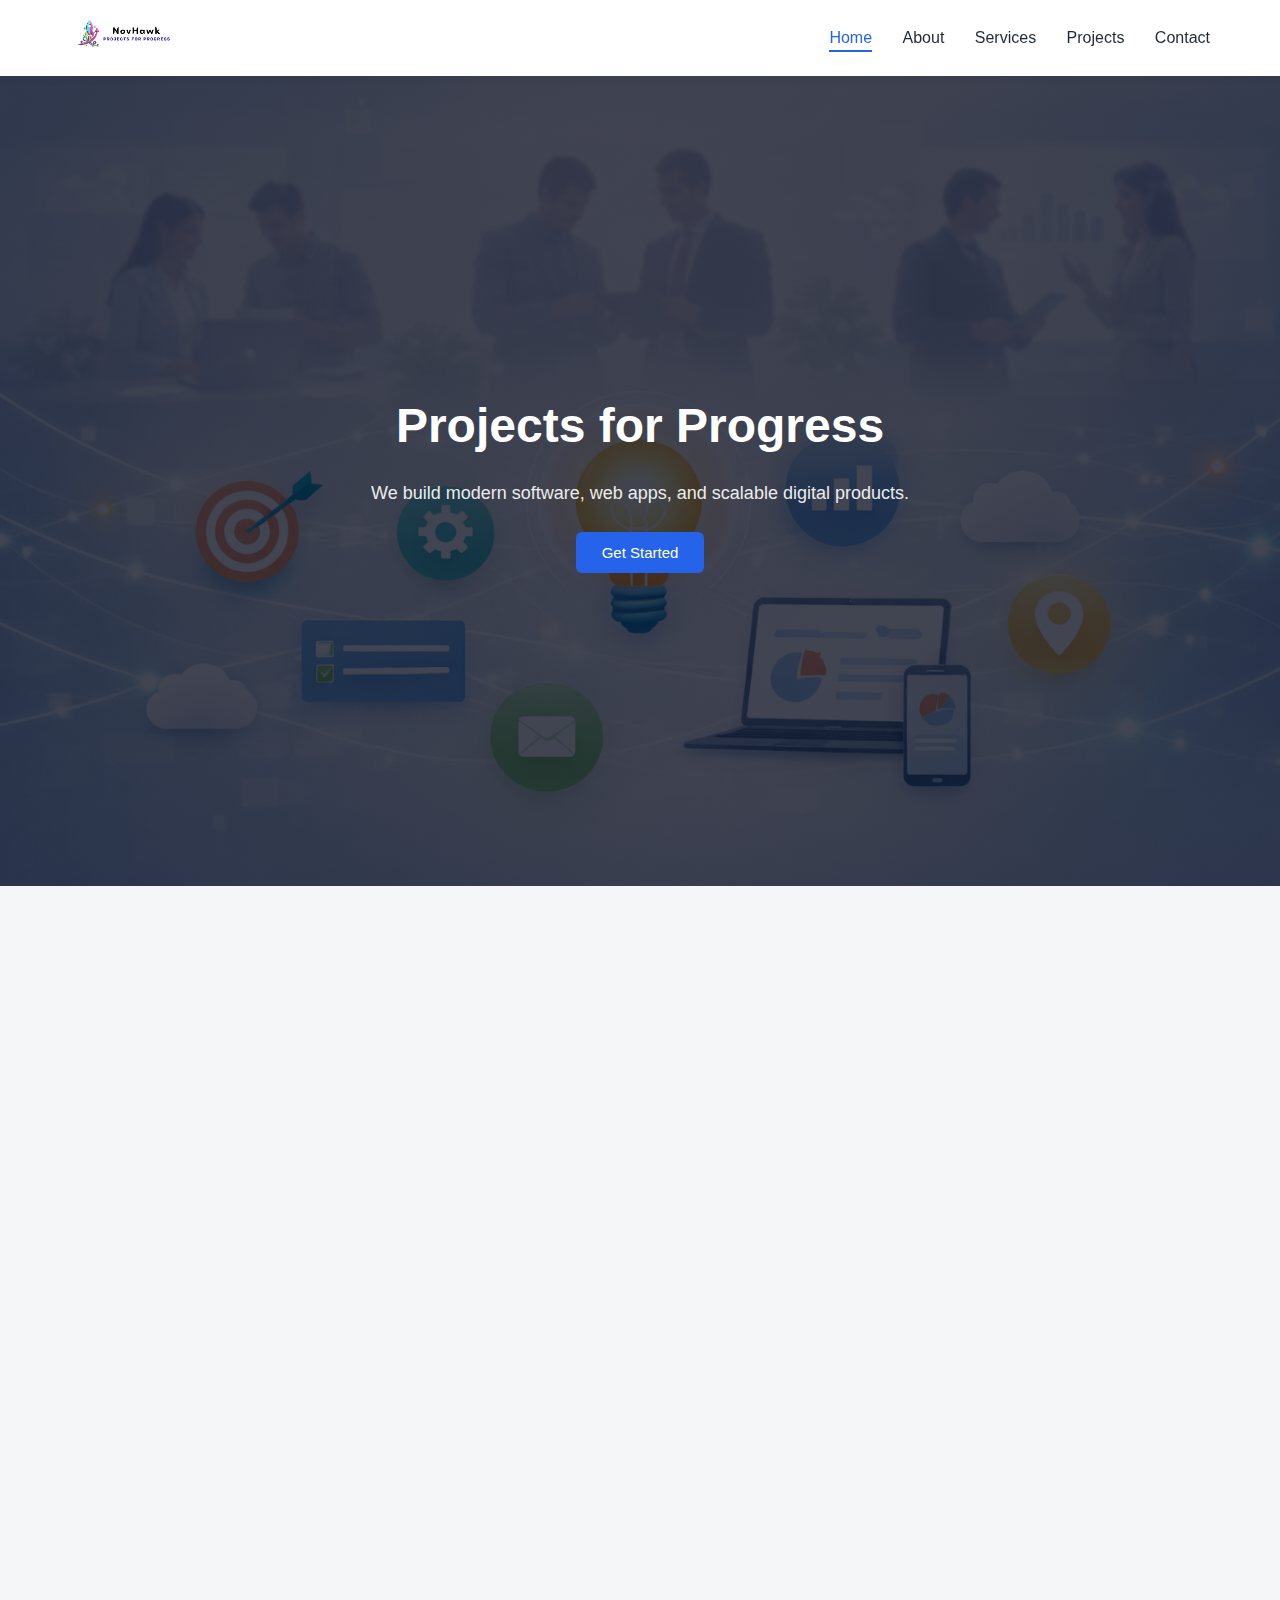
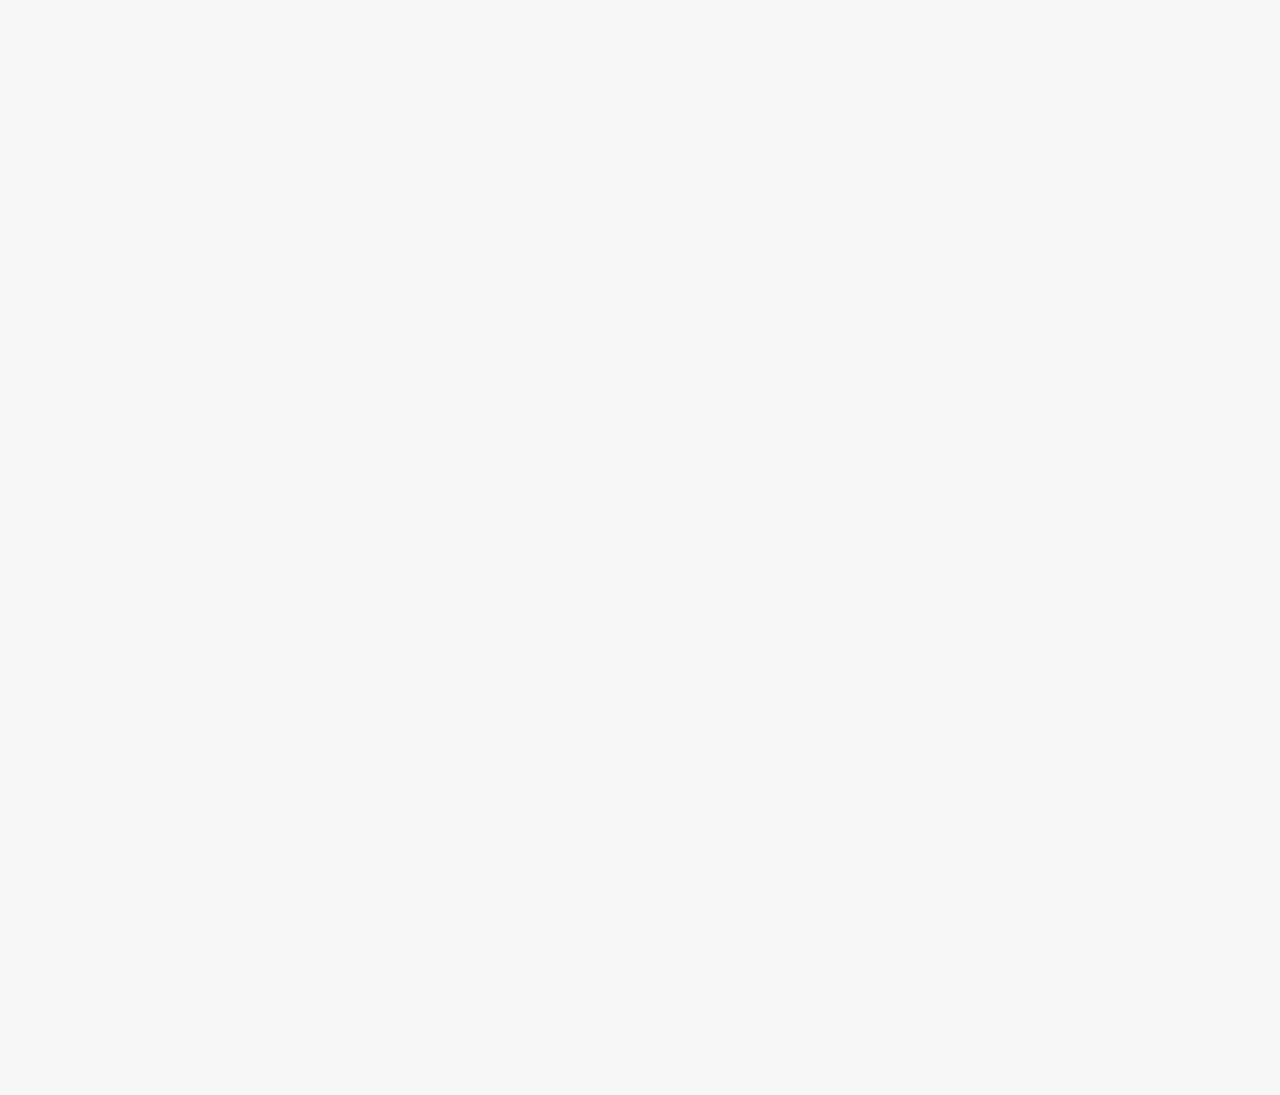
<file: index.html>
<!DOCTYPE html>
<html lang="en">
<head>
  <title>NovHawk | Projects for Progress</title>
  <meta name="description" content="NovHawk delivers innovative student projects, web development, and IoT solutions for real-world impact.">
  <meta name="robots" content="index, follow">
  <meta charset="UTF-8">
  <meta name="viewport" content="width=device-width, initial-scale=1.0">
  <link rel="stylesheet" href="css/style.css">
  <link rel="stylesheet" href="https://cdnjs.cloudflare.com/ajax/libs/font-awesome/6.5.0/css/all.min.css">

  <style>
    html {
      scroll-behavior: smooth;
    }
  </style>
</head>
<body>

<!-- ================= NAVBAR ================= -->
<header class="navbar">
  <a href="index.html" class="logo">
    <img src="assets/logo.jpeg" alt="NovHawk Logo">
  </a>

  <nav>
    <a href="index.html" class="active">Home</a>
    <a href="about.html">About</a>
    <a href="services.html">Services</a>
    <a href="projects.html">Projects</a>
    <a href="contact.html">Contact</a>
  </nav>
</header>




<!-- Sidebar Toggle Button -->

<div class="menu-btn" onclick="toggleSidebar()">
  <i class="fas fa-bars"></i>
</div>

<!-- Sidebar -->
<div id="sidebar" class="sidebar">
  <span class="close-btn" onclick="toggleSidebar()">×</span>

  <a href="#home" onclick="toggleSidebar()">
    <i class="fas fa-house"></i> Home
  </a>

  <a href="about.html" onclick="toggleSidebar()">
    <i class="fas fa-user"></i> About
  </a>

  <a href="services.html" onclick="toggleSidebar()">
    <i class="fas fa-gear"></i> Services
  </a>

  <a href="projects.html" onclick="toggleSidebar()">
    <i class="fas fa-briefcase"></i> Projects
  </a>

  <a href="contact.html" onclick="toggleSidebar()">
    <i class="fas fa-envelope"></i> Contact
  </a>
</div>



<!-- ================= HOME ================= -->
<section id="home" class="hero">
  <h1>Projects for Progress</h1>
  <p>We build modern software, web apps, and scalable digital products.</p>
  <button onclick="window.location.href='contact.html'">Get Started</button>
</section>


<!-- ================= DOMAINS ================= -->
<section id="domains" class="domains">
  <h2>Our Domains</h2>
  <p class="domains-subtitle">
    We work across multiple technology and creative domains to deliver
    end-to-end solutions.
  </p>

  <div class="domains-grid">

    <div class="domain-card">
      <i class="fas fa-microchip"></i>
      <h3>Embedded Systems</h3>
      <p>
        Hardware-level solutions including microcontrollers, sensors,
        automation systems, and IoT integrations.
      </p>
    </div>

    <div class="domain-card">
      <i class="fas fa-brain"></i>
      <h3>Artificial Intelligence</h3>
      <p>
        Intelligent systems that simulate human decision-making using
        advanced algorithms and data-driven models.
      </p>
    </div>

    <div class="domain-card">
      <i class="fas fa-robot"></i>
      <h3>Machine Learning</h3>
      <p>
        Predictive models, data analysis, and intelligent automation
        powered by real-world datasets.
      </p>
    </div>

    <div class="domain-card">
      <i class="fas fa-code"></i>
      <h3>Web & App Development</h3>
      <p>
        Modern, responsive websites and applications built for performance,
        scalability, and user experience.
      </p>
    </div>

    <div class="domain-card">
      <i class="fas fa-video"></i>
      <h3>Video Editing</h3>
      <p>
        Professional video editing for social media, business promotions, and events.
      </p>
    </div>

    <div class="domain-card">
      <i class="fas fa-camera"></i>
      <h3>Photo Editing</h3>
      <p>
        High-quality photo enhancement, retouching, posters, and visual
        branding designs.
      </p>
    </div>

  </div>
</section>


<!-- ================= PROJECT STATS ================= -->
<section id="project-stats" class="project-stats">
  <h2>Our Project Progress</h2>
  <p>Tracking our journey from inception to completion.</p>

  <div class="stats-grid">


    <div class="stat-card">
      <h3>Total Projects</h3>
      <p class="stat-number">8</p>
      <div class="progress-bar">
        <div class="progress total" style="width: 100%;"></div>
      </div>
    </div>

    <div class="stat-card">
      <h3>Completed</h3>
      <p class="stat-number">5</p>
      <div class="progress-bar">
        <div class="progress completed" style="width: 100%;"></div>
      </div>
    </div>

    <div class="stat-card">
      <h3>In Progress</h3>
      <p class="stat-number">3</p>
      <div class="progress-bar">
        <div class="progress in-progress" style="width: 60%;"></div>
      </div>
    </div>

    <div class="stat-card">
      <h3>Not Yet Started</h3>
      <p class="stat-number">0</p>
      <div class="progress-bar">
        <div class="progress not-started" style="width: 20%;"></div>
      </div>
    </div>

  </div>
</section>


<!-- ================= CONTACT ================= -->
<section id="contact" class="contact-dark">

  <div class="contact-container">

    <!-- Brand -->
    <div class="contact-brand">
      <h2>NovHawk</h2>
      <p>
        NovHawk is an innovation-focused technology company delivering smart IoT systems, software and SaaS solutions, machine learning applications, and modern digital experiences that drive real-world progress.
      </p>
    </div>

    <!-- Contact Info -->
    <div class="contact-block">
      <h3>Contact</h3>
      <p>Email: novhawk37@gmail.com</p>
      <p>Phone: +91 8220670251</p>
      <p>
        India – Global Services
      </p>
    </div>

    <!-- Company -->
    <div class="contact-block">
      <h3>Company</h3>
      <a href="about.html">About Us</a>
      <a href="services.html">Services</a>
      <a href="projects.html">Projects</a>
      <a href="contact.html">Support</a>
    </div>

    <!-- Newsletter -->
    <div class="contact-social">
      <h3>Let's Connect</h3>
      <p>Follow NovHawk and stay connected with our latest updates.</p>  

      <div class="social-icons">
        <a href="https://www.instagram.com/novhawk?igsh=dGdxMWo0ZmozNmRu"><i class="fab fa-instagram"></i></a>
        <a href="https://www.linkedin.com/in/novhawk-nh-82b348396?utm_source=share_via&utm_content=profile&utm_medium=member_android"><i class="fab fa-linkedin-in"></i></a>
        <a href="https://youtube.com/@novhawk?si=nzHbIlawDHTpiNzq"><i class="fab fa-youtube"></i></a>
      </div>
    </div>

  </div>

  <!-- Bottom Bar -->
  <div class="contact-bottom">
    <p>© 2025 NovHawk. All rights reserved.</p>
    <p>Powered by NovHawk</p>
  </div>v

  <script>
  // Combine all selectors into a single string separated by commas
  const elements = document.querySelectorAll(
    '.domains, .domain-card, .project-stats, .stat-card, .contact-dark'
  );

  const observer = new IntersectionObserver(entries => {
    entries.forEach(entry => {
      if (entry.isIntersecting) {
        entry.target.classList.add('show'); // add .show class when in view
        observer.unobserve(entry.target);   // stop observing once shown
      }
    });
  }, { threshold: 0.15 });

  elements.forEach(el => observer.observe(el));
</script>



</section>


<script>
  function toggleSidebar() {
    document.getElementById("sidebar").classList.toggle("active");
  }
  const links = document.querySelectorAll(".navbar nav a");
  const current = location.pathname.split("/").pop();

  links.forEach(link => {
    if (link.getAttribute("href") === current) {
      link.classList.add("active");
    }
  });

</script>

</body>
</html>
</file>
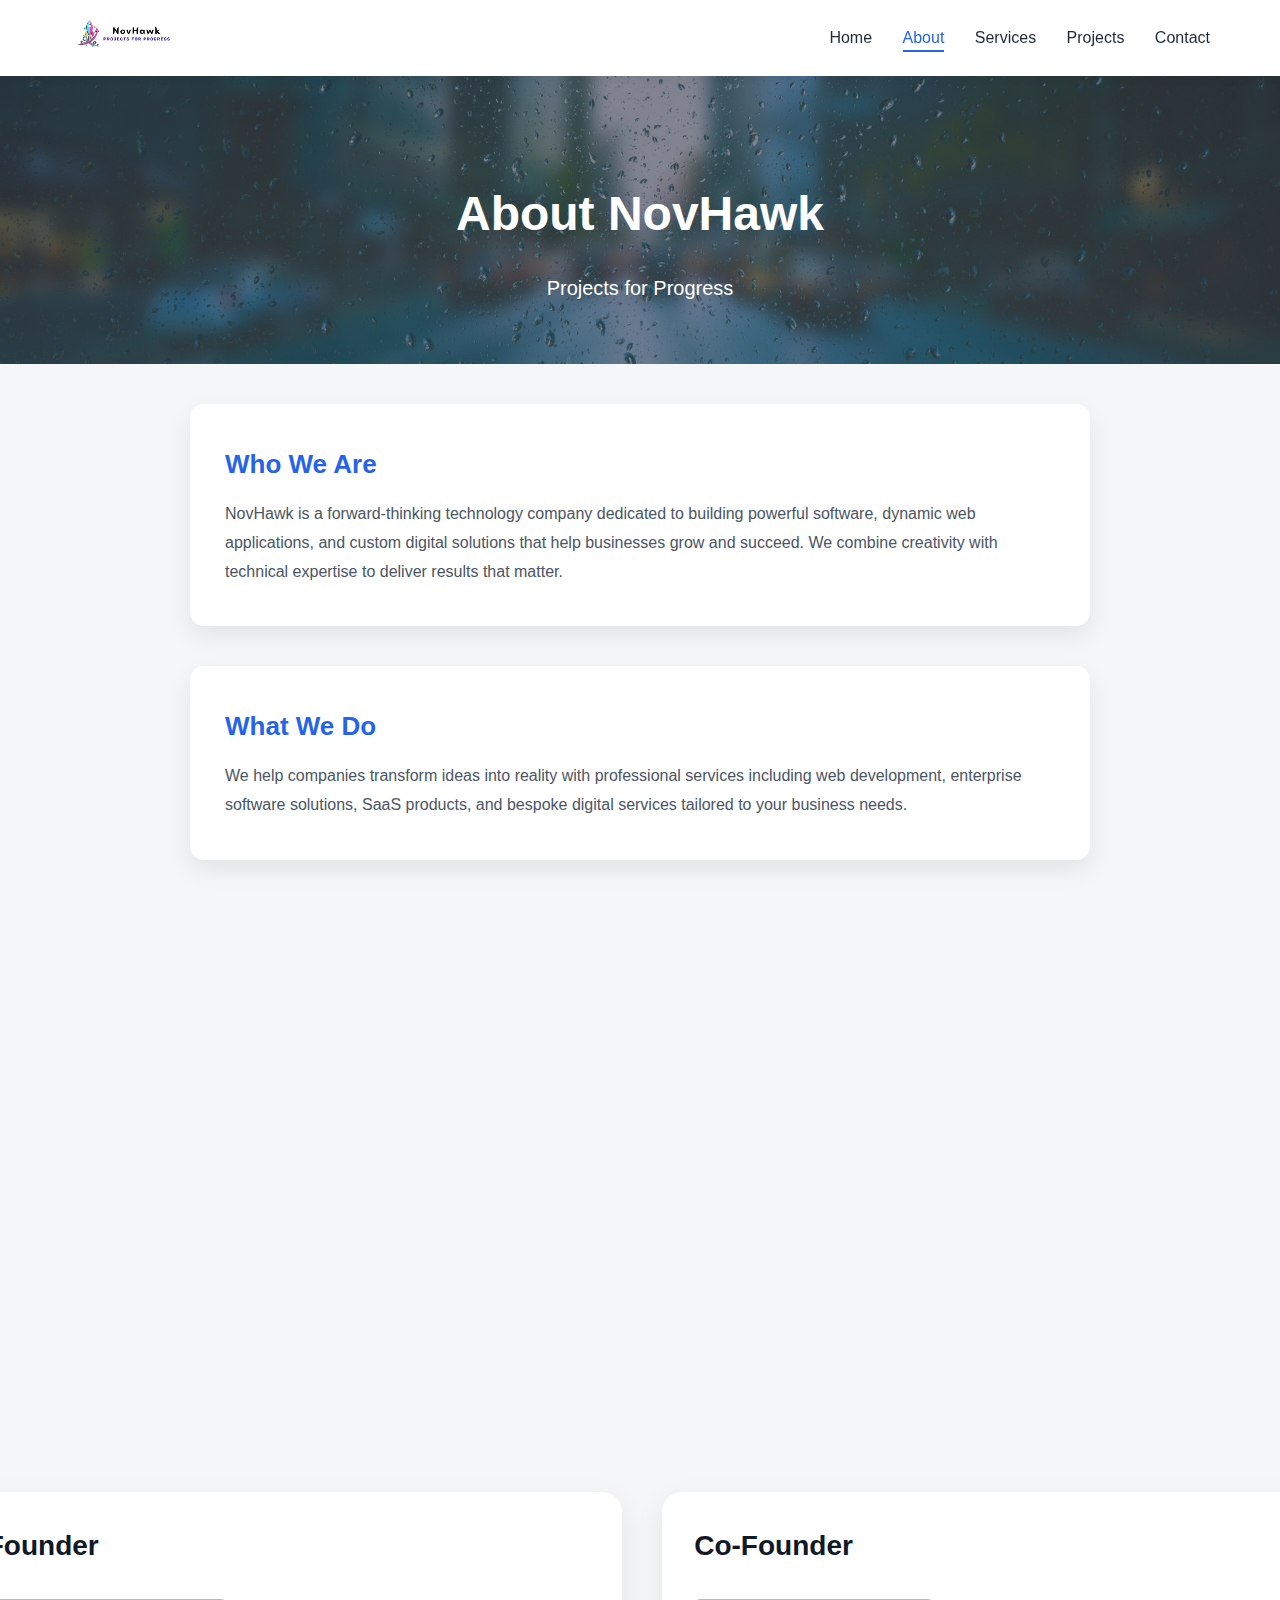
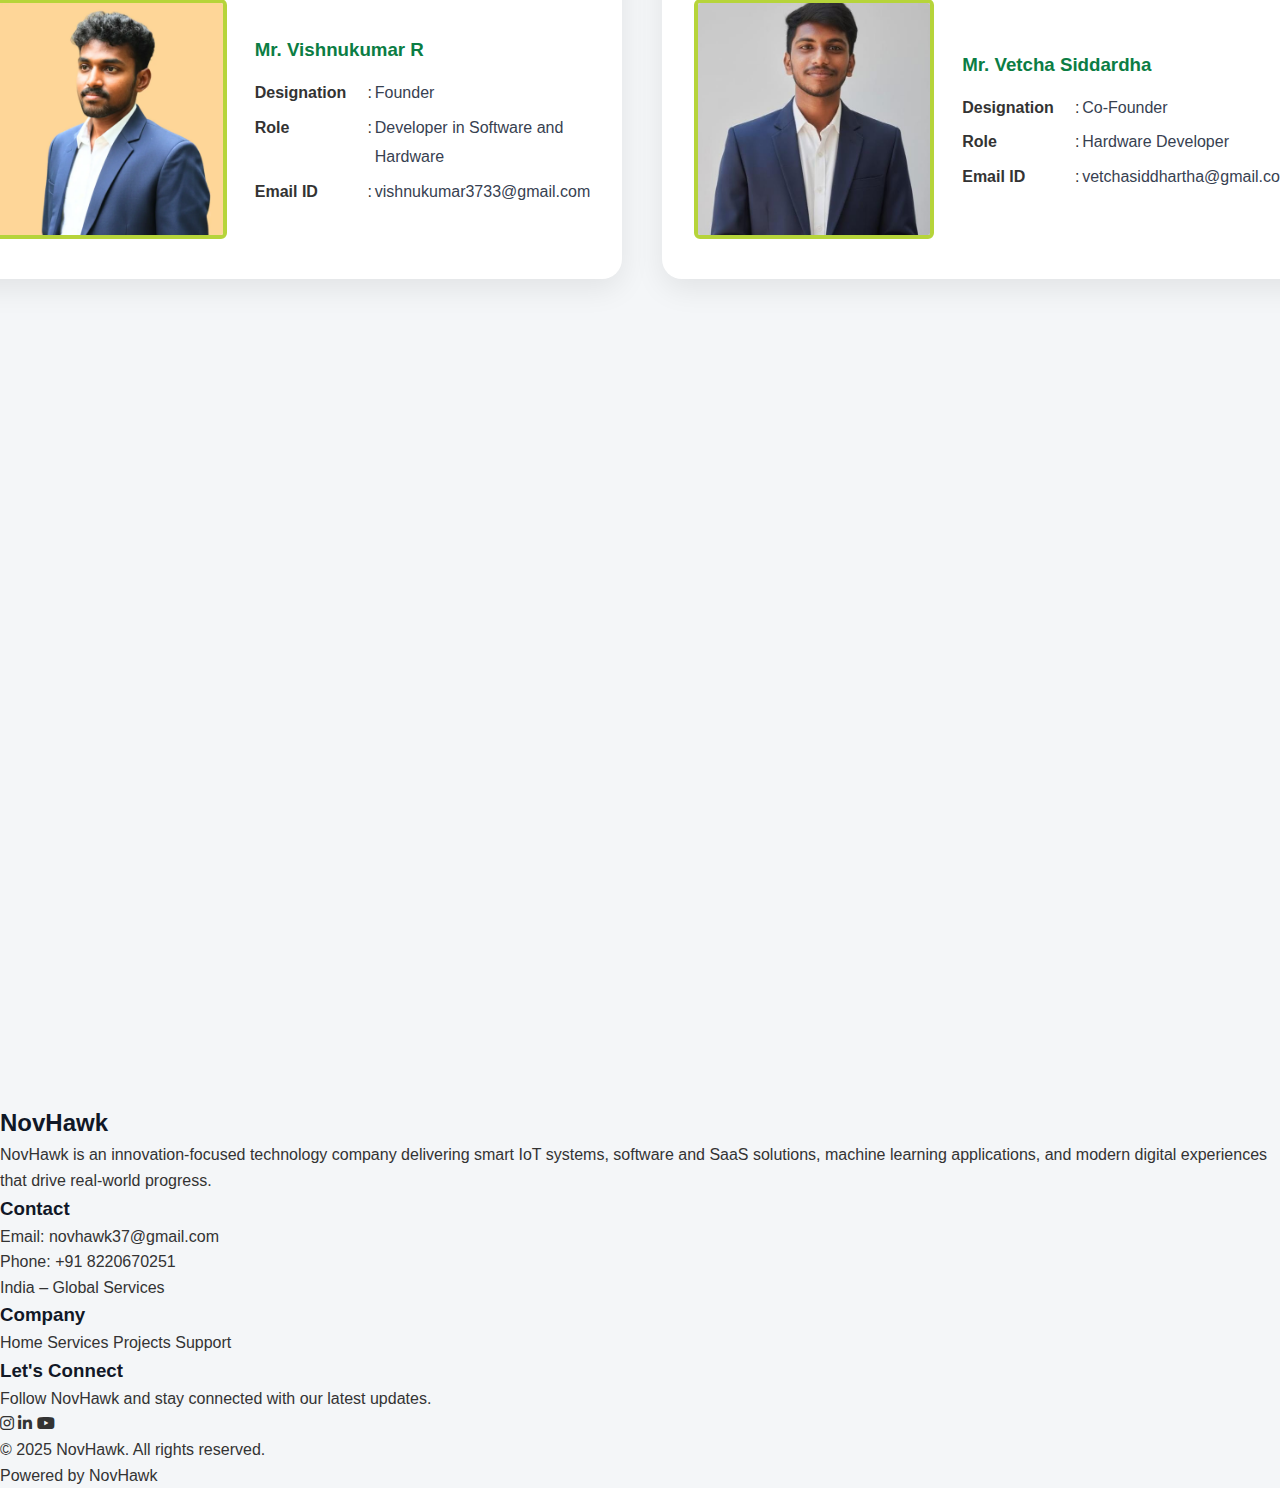
<file: about.html>
<!DOCTYPE html>
<html lang="en">
<head>
  <title>About Us | NovHawk</title>
  <meta name="description" content="NovHawk delivers innovative student projects, web development, and IoT solutions for real-world impact.">

<meta name="robots" content="index, follow">

  <meta charset="UTF-8">
  <link rel="stylesheet" href="https://cdnjs.cloudflare.com/ajax/libs/font-awesome/6.5.0/css/all.min.css">
  <meta name="viewport" content="width=device-width, initial-scale=1.0">
  <link rel="stylesheet" href="css/about.css">

  <style>
    html {
      scroll-behavior: smooth;
    }
  </style>
</head>
<body>

  <!-- Navbar -->
  <header class="navbar">
  <a href="index.html" class="logo">
    <img src="assets/logo.jpeg" alt="NovHawk Logo">
  </a>

  <nav>
    <a href="index.html">Home</a>
    <a href="about.html" class="active">About</a>
    <a href="services.html" >Services</a>
    <a href="projects.html">Projects</a>
    <a href="contact.html">Contact</a>
  </nav>
</header>


<!-- Sidebar Toggle Button -->

<div class="menu-btn" onclick="toggleSidebar()">
  <i class="fas fa-bars"></i>
</div>

<!-- Sidebar -->
<div id="sidebar" class="sidebar">
  <span class="close-btn" onclick="toggleSidebar()">×</span>

  <a href="index.html" onclick="toggleSidebar()">
    <i class="fas fa-house"></i> Home
  </a>

  <a href="#about" onclick="toggleSidebar()">
    <i class="fas fa-user"></i> About
  </a>

  <a href="services.html" onclick="toggleSidebar()">
    <i class="fas fa-gear"></i> Services
  </a>

  <a href="projects.html" onclick="toggleSidebar()">
    <i class="fas fa-briefcase"></i> Projects
  </a>

  <a href="contact.html" onclick="toggleSidebar()">
    <i class="fas fa-envelope"></i> Contact
  </a>
</div>


  <!-- Hero section -->
  <section class="about-hero">
    <h1>About NovHawk</h1>
    <p>Projects for Progress</p>
  </section>

  <!-- Who We Are -->
  <section class="about-content">
    <h2>Who We Are</h2>
    <p>
      NovHawk is a forward-thinking technology company dedicated to building powerful software, 
      dynamic web applications, and custom digital solutions that help businesses grow and succeed.
      We combine creativity with technical expertise to deliver results that matter.
    </p>
  </section>

  <!-- What We Do -->
  <section class="about-content">
    <h2>What We Do</h2>
    <p>
      We help companies transform ideas into reality with professional services including web
      development, enterprise software solutions, SaaS products, and bespoke digital services tailored 
      to your business needs.
    </p>
  </section>

  <!-- Our Approach -->
  <section class="about-content">
    <h2>Our Approach</h2>
    <p>
      At NovHawk, we focus on understanding your goals first. Then we design strategies that are
      scalable, secure, and future-ready — all delivered with quality, transparency, and innovation.
    </p>
  </section>

  <!-- Mission & Vision -->
  <section class="about-content">
    <h2>Mission & Vision</h2>
    <p><strong>Mission:</strong> Our mission is to transform ideas into impactful solutions by delivering innovative hardware, software, and creative digital services. Through embedded systems, IoT, machine learning, development, and design, we empower clients with reliable, future-ready technology that drives growth, efficiency, and real-world progress.</p>
    <p><strong>Vision:</strong> Our vision is to become a trusted global innovation partner, known for building intelligent systems, meaningful digital experiences, and customer-centric solutions that shape a smarter, more connected future.</p>
  </section>

  <!-- Team Section -->
  <section class="profiles-section">
  <!-- CARD 1 -->
  <div class="profile-card">
    <h2 class="profile-title">Founder</h2>

    <div class="profile-images-row">
      <div class="profile-img-wrapper">
        <img src="assets/vishnukumar.webp" alt="Vishnukumar R">
      </div>

      <div class="profile-info">
        <h3 class="profile-name">Mr. Vishnukumar R</h3>

        <div class="info-row">
          <span class="label">Designation</span><span class="colon">:</span>
          <span class="value">Founder</span>
        </div>

        <div class="info-row">
          <span class="label">Role</span><span class="colon">:</span>
          <span class="value">Developer in Software and Hardware</span>
        </div>

        <div class="info-row">
          <span class="label">Email ID</span><span class="colon">:</span>
          <span class="value">vishnukumar3733@gmail.com</span>
        </div>
      </div>
    </div>
  </div>

  <!-- CARD 2 -->
  <div class="profile-card">
    <h2 class="profile-title">Co-Founder</h2>

    <div class="profile-images-row">
      <div class="profile-img-wrapper">
        <img src="assets/vetcha-siddardha.jpeg" alt="Vetcha Siddardha">
      </div>

      <div class="profile-info">
        <h3 class="profile-name">Mr. Vetcha Siddardha</h3>

        <div class="info-row">
          <span class="label">Designation</span><span class="colon">:</span>
          <span class="value">Co-Founder</span>
        </div>

        <div class="info-row">
          <span class="label">Role</span><span class="colon">:</span>
          <span class="value">Hardware Developer</span>
        </div>

        <div class="info-row">
          <span class="label">Email ID</span><span class="colon">:</span>
          <span class="value">vetchasiddhartha@gmail.com</span>
        </div>
      </div>
    </div>
  </div>
</section>


<!-- TEAM MEMBERS -->
<section class="our team">

  <h2 class="section-heading">Our Team</h2>

  <div class="team-grid">

    <!-- Team Member 1 -->
    <div class="team-card">
      <div class="team-img">
        <img src="assets/vivi.webp" alt="Team Member 1">
      </div>

      <h3>Ms. Viveka R</h3>
      <p class="role">Frontend Developer</p>
      <p class="email">rvviveka3@gmail.com</p>
    </div>

    <!-- Team Member 2 -->
    <div class="team-card">
      <div class="team-img">
        <img src="assets/john.webp" alt="Team Member 2">
      </div>

      <h3>Ms. Johnsi Kirubai Y</h3>
      <p class="role">Backend Developer</p>
      <p class="email">johnsikirubai7@gmail.com</p>
    </div>

    <!-- Team Member 3 -->
    <div class="team-card">
      <div class="team-img">
        <img src="assets/lokeshwar.png" alt="Team Member 3">
      </div>

      <h3>Mr. Lokeshwar S</h3>
      <p class="role">Hardware Developer</p>
      <p class="email">lokeshsenthil952@gmail.com</p>
    </div>

  </div>
</section>


  <!-- CTA Section -->
  <section class="cta">
    <h2>Let’s Build Something Great Together</h2>
    <a href="contact.html" class="cta-btn">Get In Touch</a>
  </section>

  <!-- ================= CONTACT ================= -->
<section id="contact" class="contact-dark">

  <div class="contact-container">

    <!-- Brand -->
    <div class="contact-brand">
      <h2>NovHawk</h2>
      <p>
        NovHawk is an innovation-focused technology company delivering smart IoT systems, software and SaaS solutions, machine learning applications, and modern digital experiences that drive real-world progress.
      </p>
    </div>

    <!-- Contact Info -->
    <div class="contact-block">
      <h3>Contact</h3>
      <p>Email: novhawk37@gmail.com</p>
      <p>Phone: +91 8220670251</p>
      <p>
        India – Global Services
      </p>
    </div>

    <!-- Company -->
    <div class="contact-block">
      <h3>Company</h3>
      <a href="index.html">Home</a>
      <a href="services.html">Services</a>
      <a href="projects.html">Projects</a>
      <a href="contact.html">Support</a>
    </div>

    <!-- Newsletter -->
    <div class="contact-social">
      <h3>Let's Connect</h3>
      <p>Follow NovHawk and stay connected with our latest updates.</p>  

      <div class="social-icons">
        <a href="https://www.instagram.com/novhawk?igsh=dGdxMWo0ZmozNmRu"><i class="fab fa-instagram"></i></a>
        <a href="https://www.linkedin.com/in/novhawk-nh-82b348396?utm_source=share_via&utm_content=profile&utm_medium=member_android"><i class="fab fa-linkedin-in"></i></a>
        <a href="https://youtube.com/@novhawk?si=nzHbIlawDHTpiNzq"><i class="fab fa-youtube"></i></a>
      </div>
    </div>

  </div>

  <!-- Bottom Bar -->
  <div class="contact-bottom">
    <p>© 2025 NovHawk. All rights reserved.</p>
    <p>Powered by NovHawk</p>
  </div>

  <script>
  const elements = document.querySelectorAll(
    '.about-hero, .about-hero h1, .about-hero p, .about-content,.team,.team-grid, .team-card, .cta'
  );

  const observer = new IntersectionObserver(
    entries => {
      entries.forEach(entry => {
        if (entry.isIntersecting) {
          entry.target.classList.add('show');
        }
      });
    },
    { threshold: 0.2 }
  );

  elements.forEach(el => observer.observe(el));
</script>


</body>
</html>


<script>
  function toggleSidebar() {
    document.getElementById("sidebar").classList.toggle("active");
  }
  const links = document.querySelectorAll(".navbar nav a");
  const current = location.pathname.split("/").pop();

  links.forEach(link => {
    if (link.getAttribute("href") === current) {
      link.classList.add("active");
    }
  });

</script>
</file>
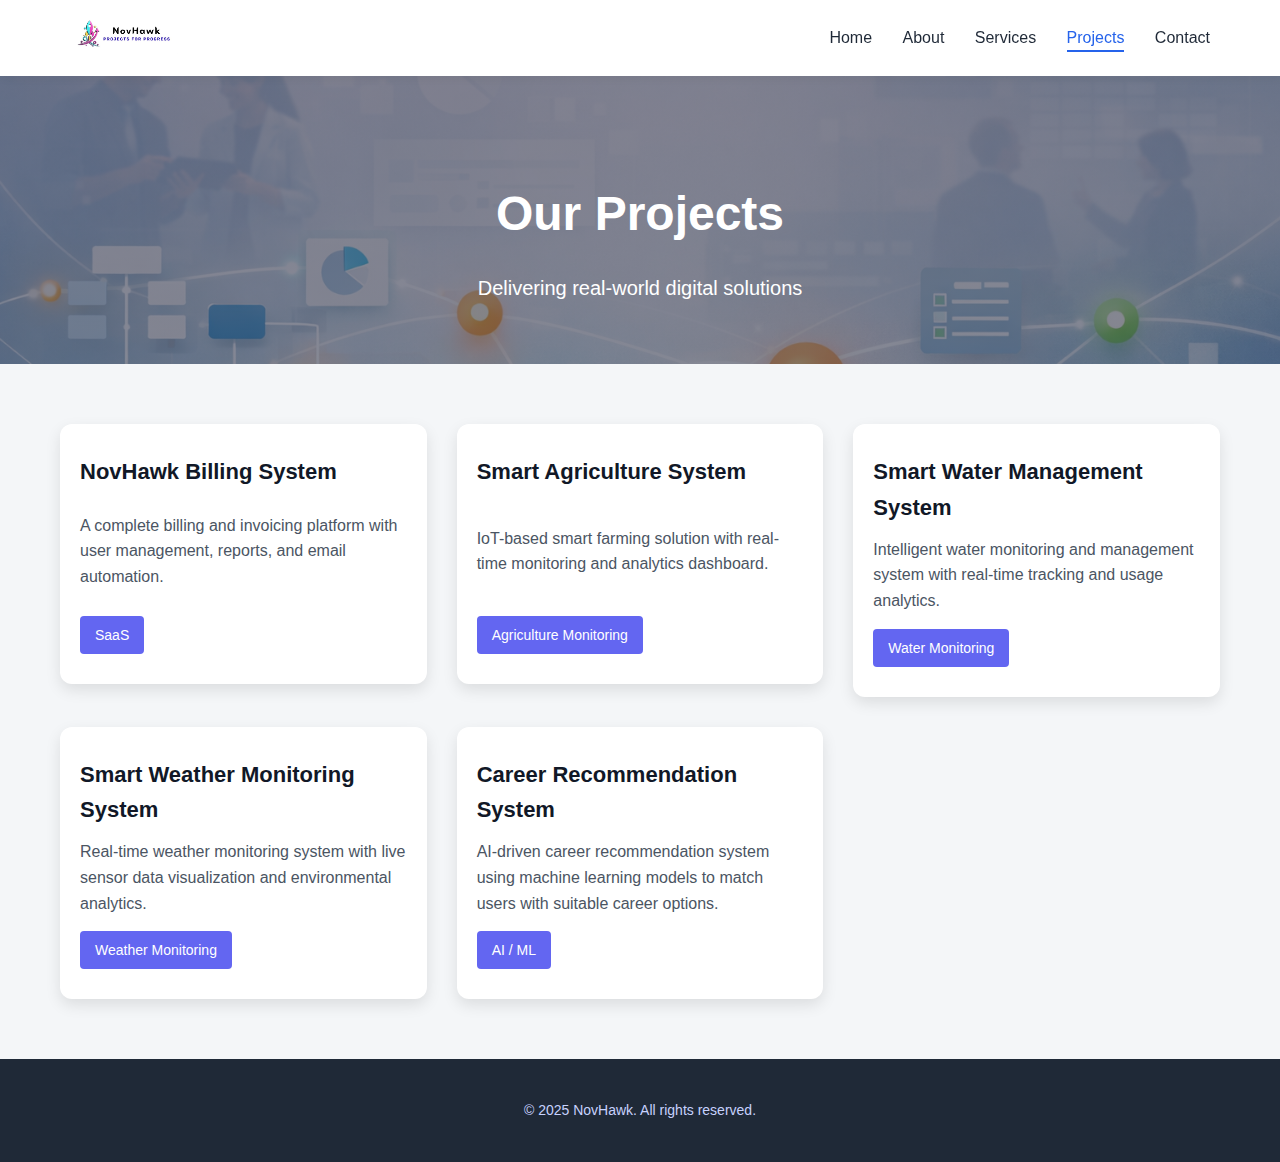
<file: projects.html>
<!DOCTYPE html>
<html lang="en">
<head>
  <title>Projects | NovHawk</title>
  <meta name="description" content="NovHawk delivers innovative student projects, web development, and IoT solutions for real-world impact.">
  <meta name="robots" content="index, follow">
  <meta charset="UTF-8">
  <meta name="viewport" content="width=device-width, initial-scale=1.0">
  <link rel="stylesheet" href="css/project.css">

  <style>
    html {
      scroll-behavior: smooth;
    }
  </style>
</head>
<body>

  <!-- Navbar -->
  <header class="navbar">
  <a href="index.html" class="logo">
    <img src="assets/logo.jpeg" alt="NovHawk Logo">
  </a>

  <nav>
    <a href="index.html">Home</a>
    <a href="about.html" >About</a>
    <a href="services.html" >Services</a>
    <a href="projects.html" class="active">Projects</a>
    <a href="contact.html">Contact</a>
  </nav>
</header>

  <!-- Page Hero -->
  <section class="page-hero">
    <h1>Our Projects</h1>
    <p>Delivering real-world digital solutions</p>
  </section>

  <!-- Projects Section -->
  <section class="projects">

    <a href="projects/billing.html" class="project-link">
      <div class="project-card">
        <h2>NovHawk Billing System</h2>
        <p>
          A complete billing and invoicing platform with user management, reports, and email automation.
        </p>
        <span class="tag">SaaS</span>
      </div>
    </a>

    <a href="projects/agriculture.html" class="project-link">
      <div class="project-card">
        <h2>Smart Agriculture System</h2>
        <p>
          IoT-based smart farming solution with real-time
          monitoring and analytics dashboard.
        </p>
        <span class="tag">Agriculture Monitoring</span>
      </div>
    </a>

    <a href="projects/water_management.html" class="project-link">
      <div class="project-card">
        <h2>Smart Water Management System</h2>
        <p>
          Intelligent water monitoring and management system
          with real-time tracking and usage analytics.
        </p>
        <span class="tag">Water Monitoring</span>
      </div>
    </a>


    <a href="projects/weather.html" class="project-link">
      <div class="project-card">
        <h2>Smart Weather Monitoring System</h2>
        <p>
          Real-time weather monitoring system with live sensor
          data visualization and environmental analytics.
        </p>
        <span class="tag">Weather Monitoring</span>
      </div>
    </a>

    <a href="projects/career_recommendation.html" class="project-link">
      <div class="project-card">
        <h2>Career Recommendation System</h2>
        <p>
          AI-driven career recommendation system using machine learning models to match users with suitable career options.
        </p>
        <span class="tag">AI / ML</span>
      </div>
    </a>





  </section>

  <!-- Project Modal -->
  <div id="projectModal" class="modal">
    <div class="modal-content">
      <span class="close" onclick="closeProject()">×</span>
      <h2 id="modalTitle"></h2>
      <p id="modalDescription"></p>
    </div>
  </div>

  <!-- Footer -->
  <footer>
    <p>© 2025 NovHawk. All rights reserved.</p>
  </footer>

  <!-- JavaScript -->

  <script>
  const modal = document.getElementById("projectModal");
  const modalTitle = document.getElementById("modalTitle");
  const modalDescription = document.getElementById("modalDescription");

  function openProject(title, description) {
    modalTitle.textContent = title;
    modalDescription.textContent = description;
    modal.style.display = "flex";
  }

  function closeProject() {
    modal.style.display = "none";
  }

  // Close modal when clicking outside
  window.onclick = function (event) {
    if (event.target === modal) {
      closeProject();
    }
  };

  // Animation observer (your existing code)
  const projectsContainer = document.querySelector('.projects');
  const projectCards = projectsContainer.querySelectorAll('.project-card');

  const observer = new IntersectionObserver((entries) => {
    entries.forEach(entry => {
      if (entry.isIntersecting) {
        projectCards.forEach((card, i) => {
          setTimeout(() => card.classList.add('show'), i * 150);
        });
        observer.unobserve(projectsContainer);
      }
    });
  }, { threshold: 0.2 });

  observer.observe(projectsContainer);
</script>




</body>
</html>
</file>
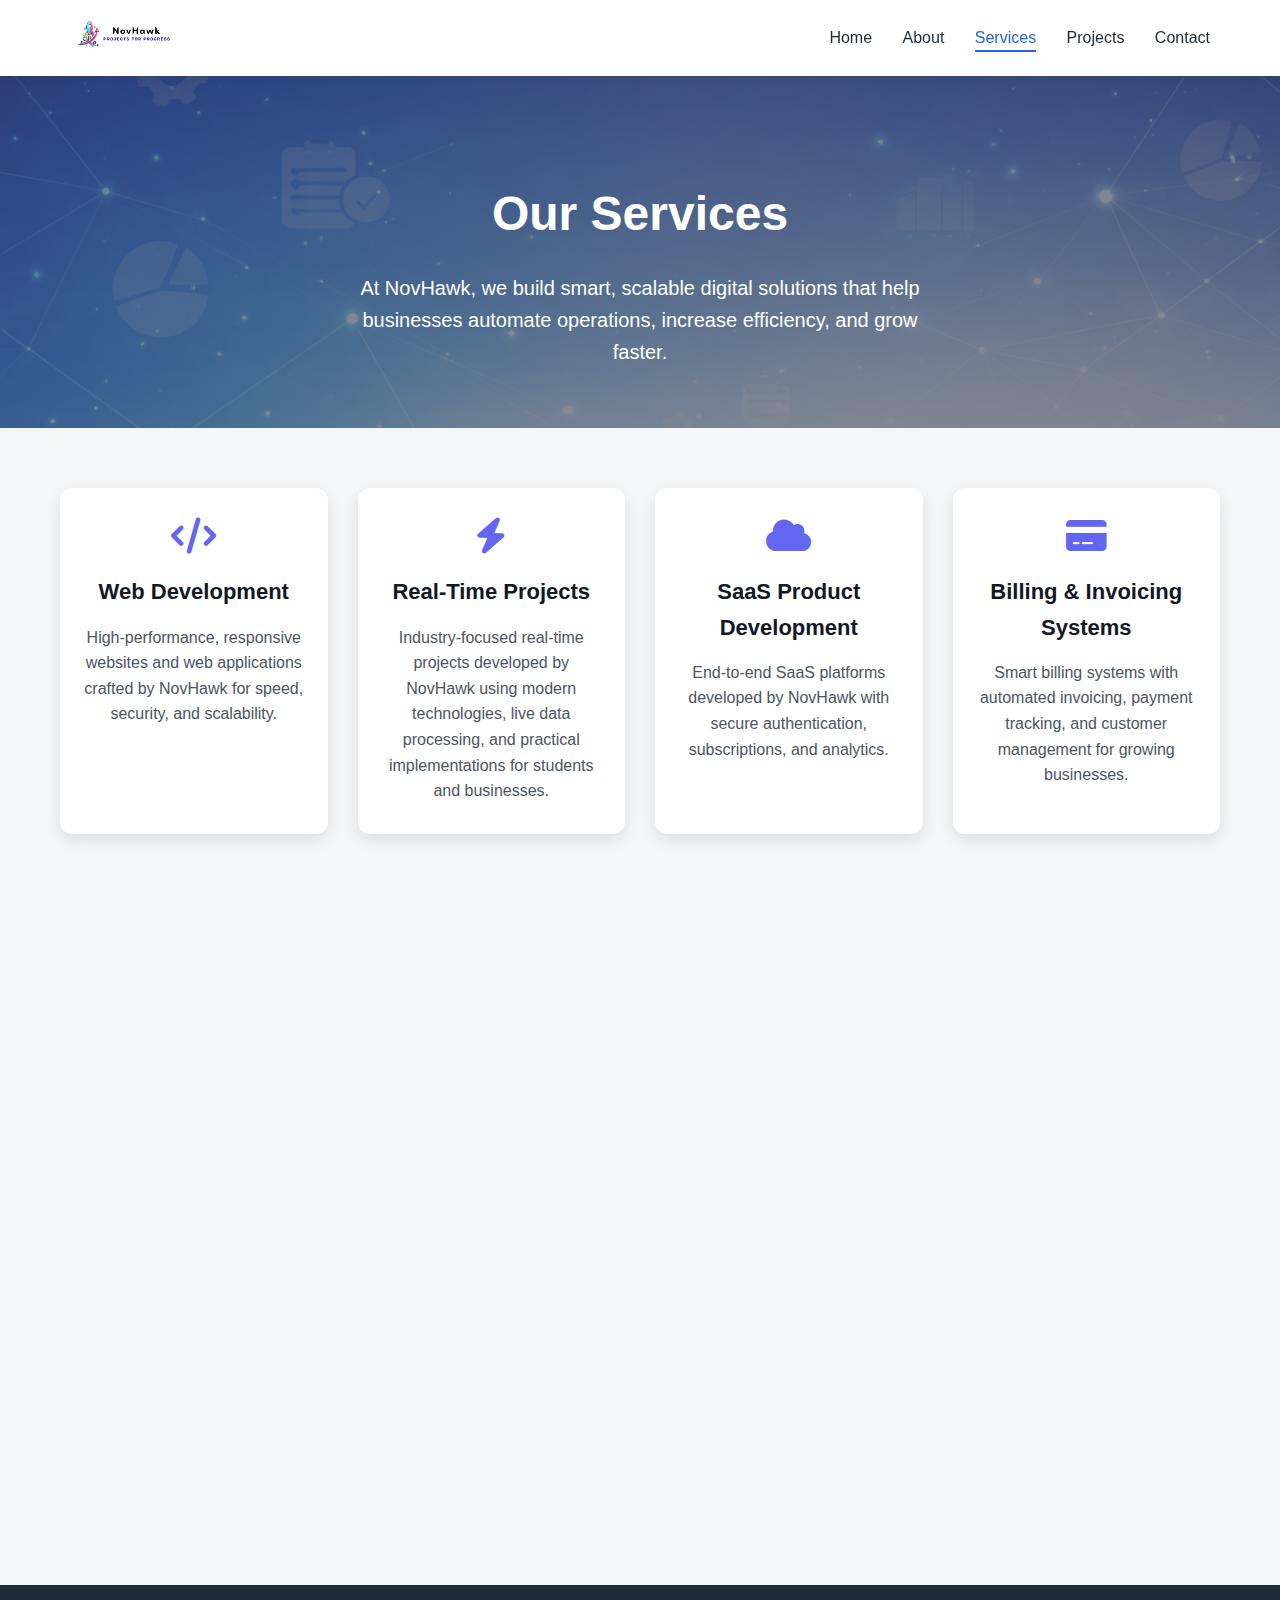
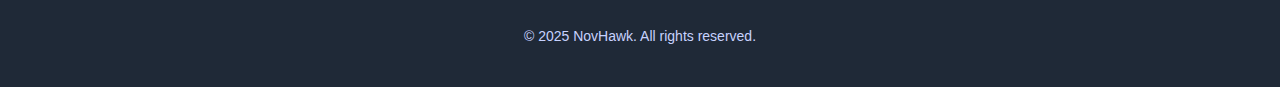
<file: services.html>
<!DOCTYPE html>
<html lang="en">
<head>
  <title>NovHawk | Projects for Progress</title>
  <meta name="description" content="NovHawk delivers innovative student projects, web development, and IoT solutions for real-world impact.">
  <meta name="robots" content="index, follow">
  <meta charset="UTF-8">
  <title>Services | NovHawk</title>
  <meta name="viewport" content="width=device-width, initial-scale=1.0">

  <link rel="stylesheet" href="css/service.css">
  <link rel="stylesheet"
    href="https://cdnjs.cloudflare.com/ajax/libs/font-awesome/6.5.0/css/all.min.css">

    <style>
    html {
      scroll-behavior: smooth;
    }
  </style>
</head>
<body>

<!-- NAVBAR -->
<header class="navbar">
  <a href="index.html" class="logo">
    <img src="assets/logo.jpeg" alt="NovHawk Logo">
  </a>

  <nav>
    <a href="index.html">Home</a>
    <a href="about.html">About</a>
    <a href="services.html" class="active">Services</a>
    <a href="projects.html">Projects</a>
    <a href="contact.html">Contact</a>
  </nav>
</header>


<!-- HERO -->
<section class="service-hero">
  <h1>Our Services</h1>
  <p>
    At NovHawk, we build smart, scalable digital solutions that help businesses
    automate operations, increase efficiency, and grow faster.
  </p>
</section>


<!-- SERVICES -->
<section class="service-section">

  <div class="service-grid">

    <div class="service-box">
  <i class="fas fa-code"></i>
  <h3>Web Development</h3>
  <p>
    High-performance, responsive websites and web applications
    crafted by NovHawk for speed, security, and scalability.
  </p>
</div>

<div class="service-box">
  <i class="fas fa-bolt"></i>
  <h3>Real-Time Projects</h3>
  <p>
    Industry-focused real-time projects developed by NovHawk using
    modern technologies, live data processing, and practical
    implementations for students and businesses.
  </p>
</div>


<div class="service-box">
  <i class="fas fa-cloud"></i>
  <h3>SaaS Product Development</h3>
  <p>
    End-to-end SaaS platforms developed by NovHawk with
    secure authentication, subscriptions, and analytics.
  </p>
</div>

<div class="service-box">
  <i class="fas fa-credit-card"></i>
  <h3>Billing & Invoicing Systems</h3>
  <p>
    Smart billing systems with automated invoicing, payment tracking,
    and customer management for growing businesses.
  </p>
</div>

<div class="service-box">
  <i class="fas fa-chart-line"></i>
  <h3>Business Analytics Dashboards</h3>
  <p>
    Data-driven dashboards that provide real-time insights into
    sales, performance, and operational growth.
  </p>
</div>

<div class="service-box">
  <i class="fas fa-gears"></i>
  <h3>Custom & Automation Solutions</h3>
  <p>
    Tailor-made automation and digital solutions built to solve
    unique business challenges efficiently.
  </p>
</div>

<div class="service-box">
      <i class="fas fa-video"></i>
      <h3>Video Editing</h3>
      <p>
        Professional video editing for social media, business promotions, and events.
      </p>
    </div>

    <div class="service-box">
      <i class="fas fa-camera"></i>
      <h3>Photo Editing</h3>
      <p>
        High-quality photo enhancement, retouching, posters, and visual
        branding designs.
      </p>
    </div>


  </div>

</section>

<!-- CTA -->
<section class="service-cta">
  <h2>Build smarter with NovHawk</h2>
  <p>
    Have an idea or a business challenge? NovHawk turns ideas into
    powerful digital solutions.
  </p>
  <a href="contact.html">Start Your Project</a>
</section>


<!-- FOOTER -->
<footer>
  <p>© 2025 NovHawk. All rights reserved.</p>
</footer>


<script>
  // Select all elements to animate
  const scrollElements = document.querySelectorAll('.service-section, .service-box, .service-cta');

  const elementInView = (el, offset = 100) => {
    const elementTop = el.getBoundingClientRect().top;
    return elementTop <= (window.innerHeight - offset);
  };

  const displayScrollElement = (element) => {
    element.classList.add('show');
  };

  const hideScrollElement = (element) => {
    element.classList.remove('show');
  };

  const handleScrollAnimation = () => {
    scrollElements.forEach(el => {
      if (elementInView(el, 100)) {
        displayScrollElement(el);
      } else {
        hideScrollElement(el);
      }
    });
  };

  window.addEventListener('scroll', () => {
    handleScrollAnimation();
  });

  // Trigger animation on page load
  handleScrollAnimation();
</script>


</body>
</html>
</file>
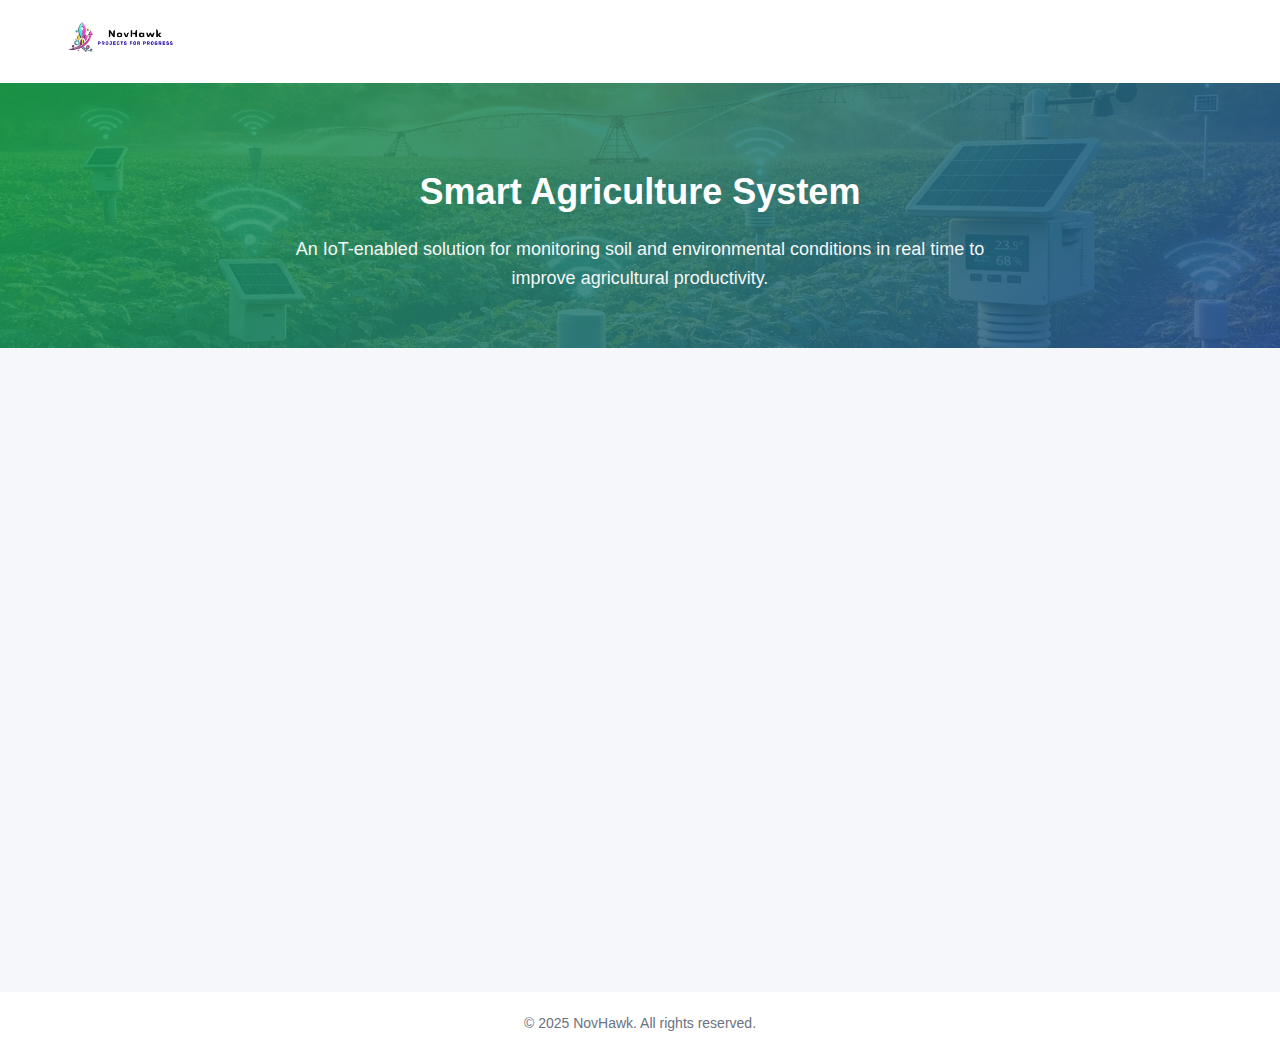
<file: projects/agriculture.html>
<!DOCTYPE html>
<html lang="en">
<head>
  <title>NovHawk | Projects for Progress</title>
  <meta name="description" content="NovHawk delivers innovative student projects, web development, and IoT solutions for real-world impact.">
  <meta name="robots" content="index, follow">
  <meta charset="UTF-8">
  <title>Smart Agriculture System | NovHawk</title>
  <meta name="viewport" content="width=device-width, initial-scale=1.0">
  <link rel="stylesheet" href="../css/agriculture.css">
</head>
<body>

<header class="navbar">
  <a href="../index.html" class="logo">
    <img src="../assets/logo.jpeg" alt="NovHawk Logo">
  </a>
</header>

<section class="page-hero">
  <h1>Smart Agriculture System</h1>
  <p>
    An IoT-enabled solution for monitoring soil and environmental
    conditions in real time to improve agricultural productivity.
  </p>
</section>

<section class="project-details">
  <a href="../projects.html" class="back-btn">← Back to Projects</a>
  <h2>Project Overview</h2>
  <p>
    The Smart Agriculture System uses IoT sensors to collect real-time
    data such as soil moisture, temperature, humidity, and weather
    conditions. The data is displayed through a web-based dashboard
    that helps farmers optimize irrigation, improve crop yield,
    and reduce resource wastage.
  </p>

  <h2>Key Features</h2>
  <ul>
    <li>Real-time sensor monitoring</li>
    <li>Automated irrigation insights</li>
    <li>Web-based analytics dashboard</li>
    <li>Historical data visualization</li>
  </ul>

  <h2>Technology Stack</h2>
  <p>EArduino, Sensors, Actuators, HTML, CSS and JavaScript</p>
</section>

<footer>
  <p>© 2025 NovHawk. All rights reserved.</p>
</footer>

</body>
</html>
</file>
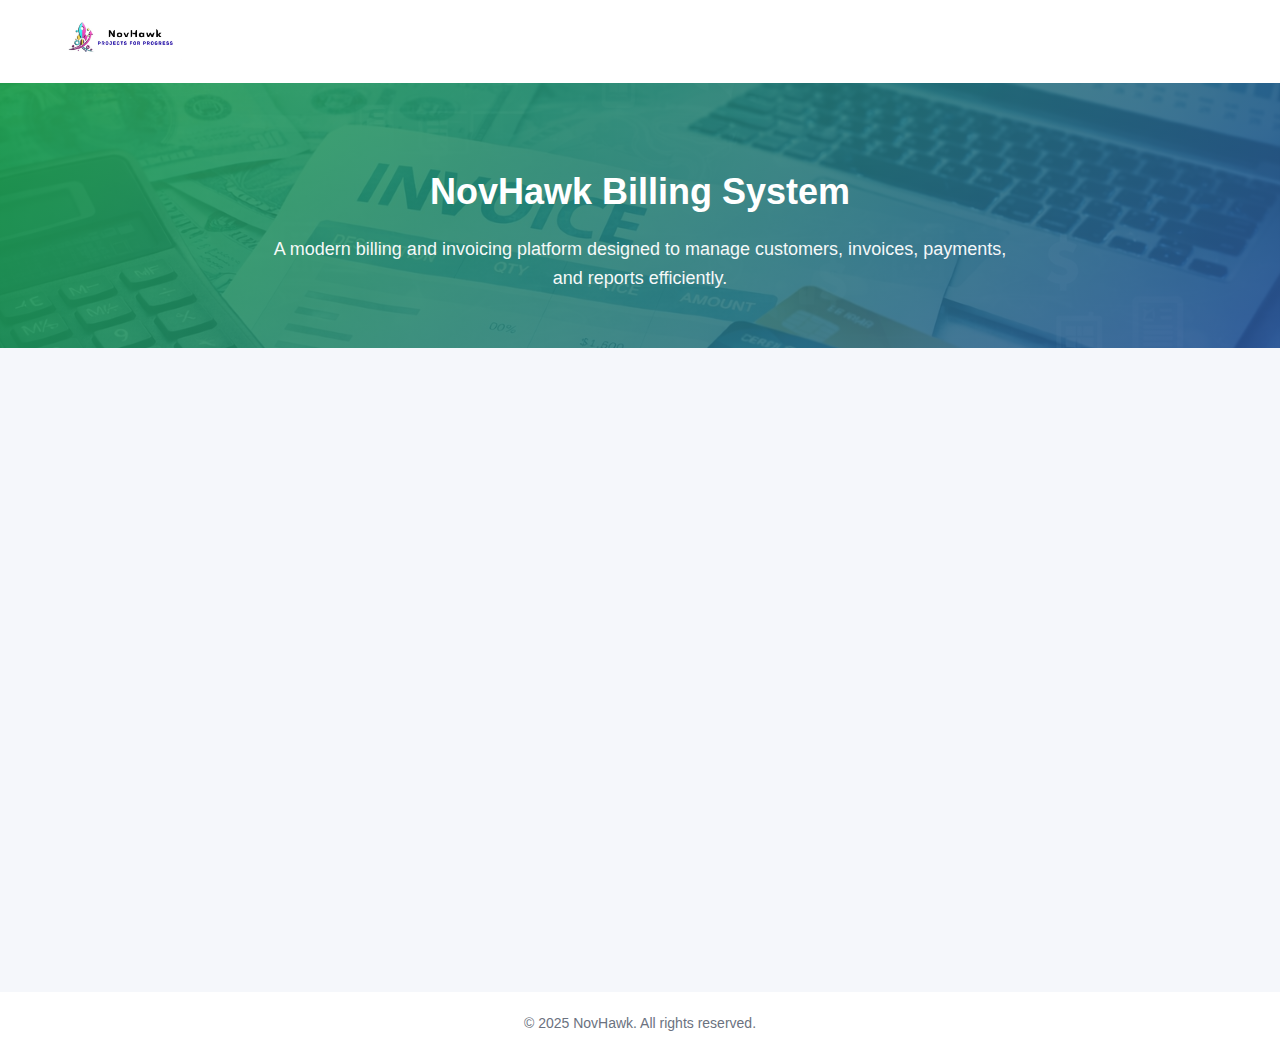
<file: projects/billing.html>
<!DOCTYPE html>
<html lang="en">
<head>
  <title>NovHawk | Projects for Progress</title>
  <meta name="description" content="NovHawk delivers innovative student projects, web development, and IoT solutions for real-world impact.">
  <meta name="robots" content="index, follow">
  <meta charset="UTF-8">
  <title>NovHawk Billing System | NovHawk</title>
  <meta name="viewport" content="width=device-width, initial-scale=1.0">
  <link rel="stylesheet" href="../css/billing.css">
</head>
<body>

<header class="navbar">
  <a href="../index.html" class="logo">
    <img src="../assets/logo.jpeg" alt="NovHawk Logo">
  </a>
</header>

<section class="page-hero">
  <h1>NovHawk Billing System</h1>
  <p>
    A modern billing and invoicing platform designed to
    manage customers, invoices, payments, and reports efficiently.
  </p>
</section>

<section class="project-details">
  <a href="../projects.html" class="back-btn">← Back to Projects</a>
  <h2>Project Overview</h2>
  <p>
    The NovHawk Billing System is a complete web-based solution
    for managing invoices, customers, and payment records.
    It provides an intuitive dashboard for tracking billing
    activities, generating invoices, monitoring payment status,
    and exporting reports for business analysis.
  </p>

  <h2>Key Features</h2>
  <ul>
    <li>Customer and invoice management</li>
    <li>Status updates by admin</li>
    <li>Billing reports and analytics dashboard</li>
    <li>User-friendly and responsive interface</li>
  </ul>

  <h2>Technology Stack</h2>
  <p>HTML, CSS, JavaScript, React and MongoDB</p>
</section>

<footer>
  <p>© 2025 NovHawk. All rights reserved.</p>
</footer>

</body>
</html>
</file>
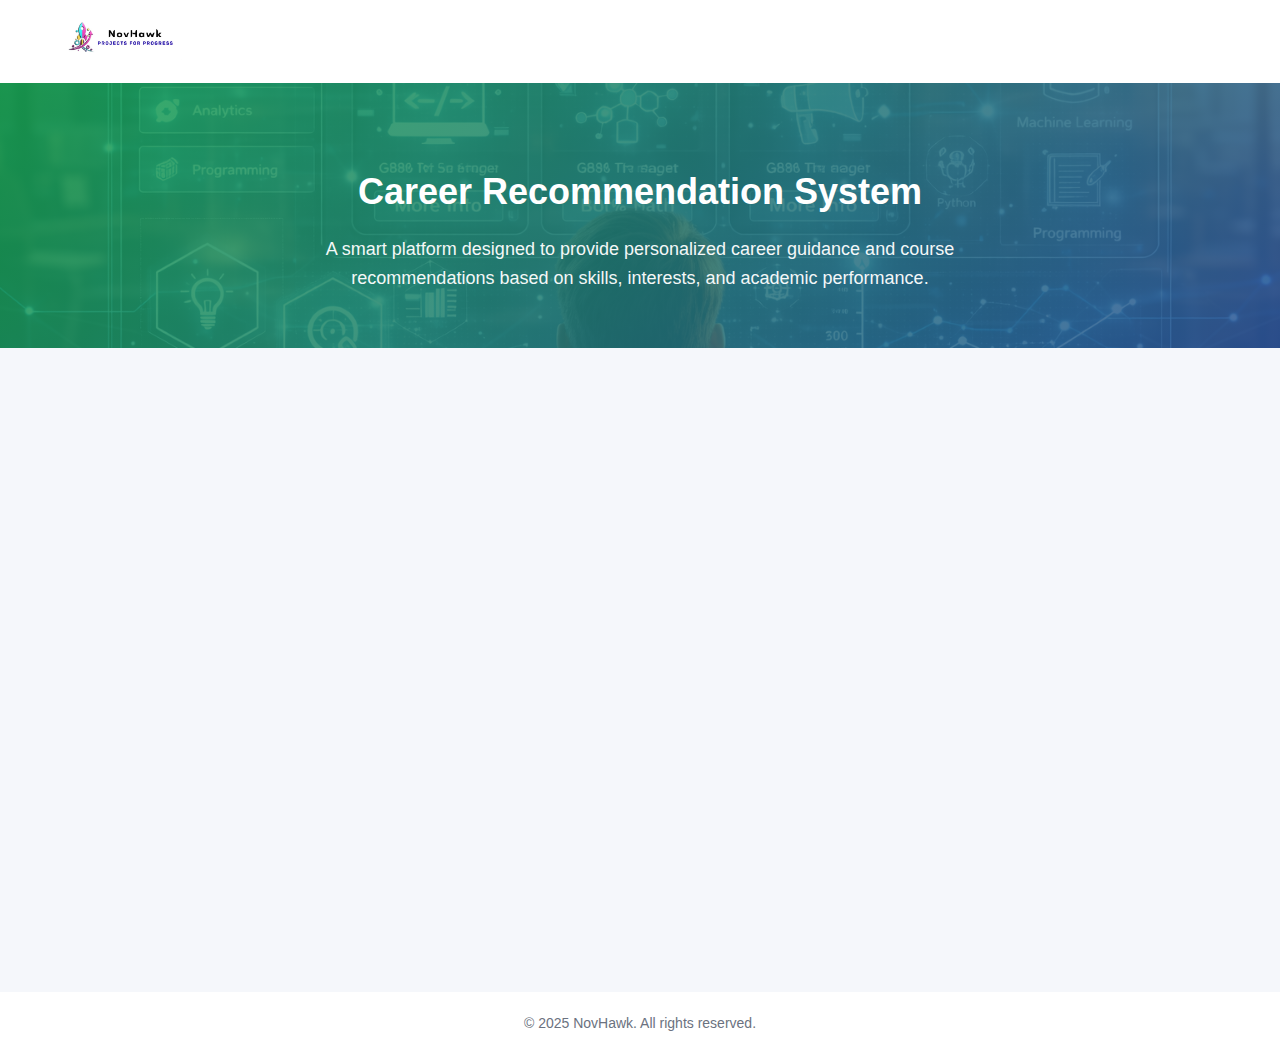
<file: projects/career_recommendation.html>
<!DOCTYPE html>
<html lang="en">
<head>
  <title>Career Recommendation System | NovHawk</title>
  <meta name="description" content="NovHawk delivers innovative student projects, web development, and IoT solutions for real-world impact.">
  <meta name="robots" content="index, follow">
  <meta charset="UTF-8">
  <meta name="viewport" content="width=device-width, initial-scale=1.0">
  <link rel="stylesheet" href="../css/career_recommendation.css">
</head>
<body>

<header class="navbar">
  <a href="../index.html" class="logo">
    <img src="../assets/logo.jpeg" alt="NovHawk Logo">
  </a>
</header>

<section class="page-hero">
  <h1>Career Recommendation System</h1>
  <p>
    A smart platform designed to provide personalized career guidance
    and course recommendations based on skills, interests, and academic performance.
  </p>
</section>

<section class="project-details">
  <a href="../projects.html" class="back-btn">← Back to Projects</a>
  <h2>Project Overview</h2>
  <p>
    The Career Recommendation System is a web-based solution that
    helps students and professionals identify suitable career paths.
    Using data analysis and intelligent algorithms, it provides personalized
    recommendations, helping users make informed decisions about courses,
    certifications, and career opportunities.
  </p>

  <h2>Key Features</h2>
  <ul>
    <li>Personalized career path suggestions</li>
    <li>Skill-based and interest-based recommendations</li>
    <li>Analytics dashboard to track progress</li>
    <li>User-friendly and responsive interface</li>
  </ul>

  <h2>Technology Stack</h2>
  <p>HTML, CSS, JavaScript, React, MongoDB, Python (for machine learning)</p>
</section>

<footer>
  <p>© 2025 NovHawk. All rights reserved.</p>
</footer>

</body>
</html>
</file>
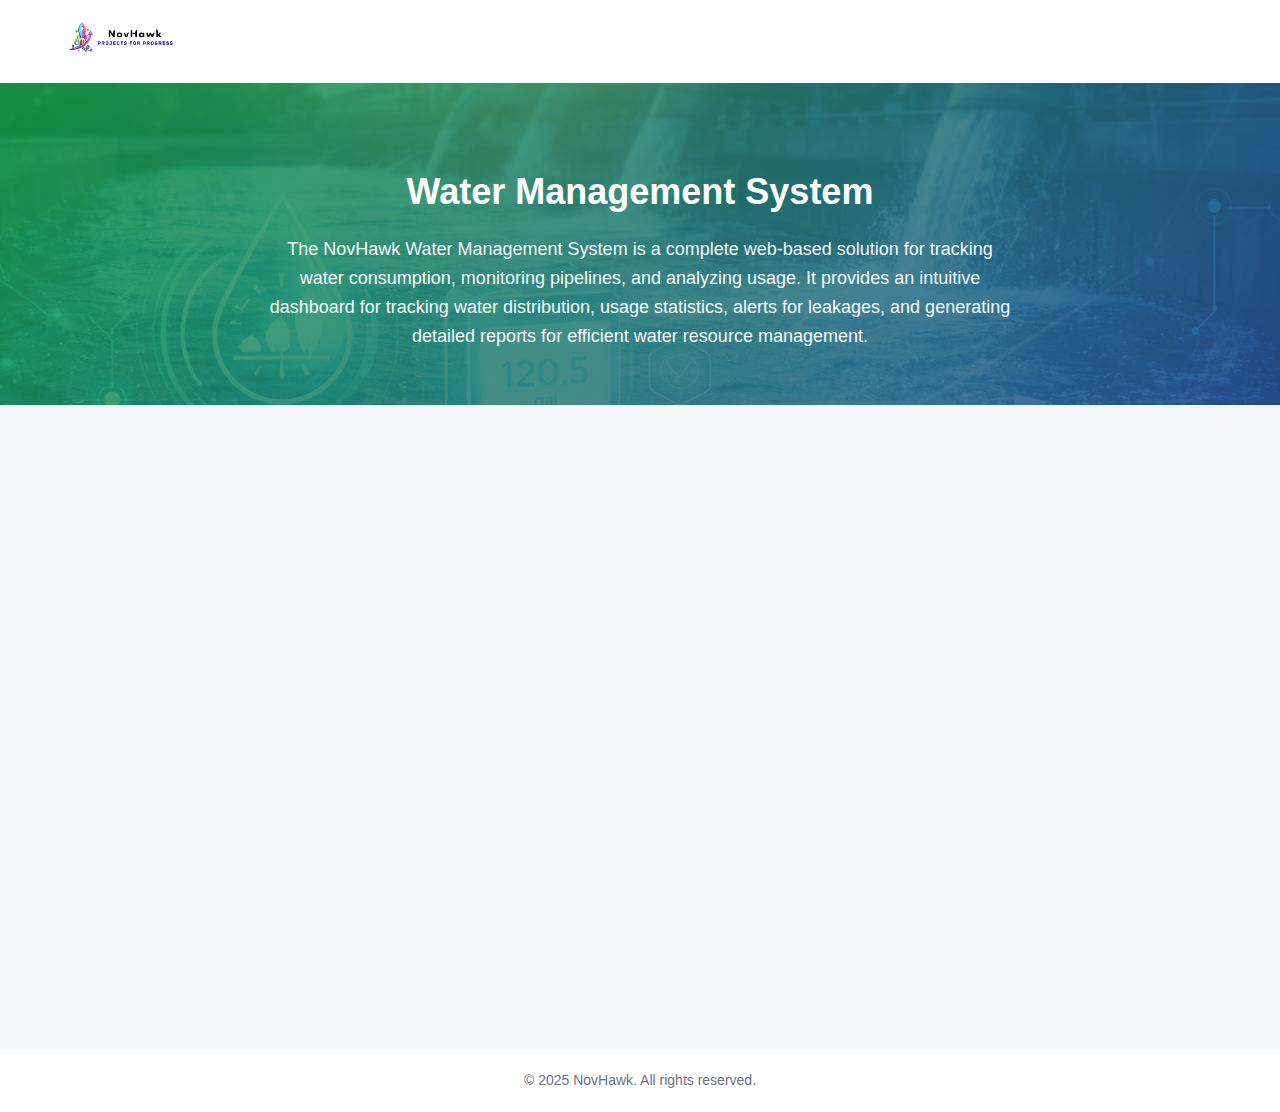
<file: projects/water_management.html>
<!DOCTYPE html>
<html lang="en">
<head>
  <meta charset="UTF-8">
  <title>Smart Water Management System | NovHawk</title>
  <meta name="viewport" content="width=device-width, initial-scale=1.0">
  <link rel="stylesheet" href="../css/water_management.css">
</head>
<body>

<header class="navbar">
  <a href="../index.html" class="logo">
    <img src="../assets/logo.jpeg" alt="NovHawk Logo">
  </a>
</header>

<section class="page-hero">
  <h1>Water Management System</h1>
  <p>
    The NovHawk Water Management System is a complete web-based solution
    for tracking water consumption, monitoring pipelines, and analyzing usage.
    It provides an intuitive dashboard for tracking water distribution,
    usage statistics, alerts for leakages, and generating detailed reports
    for efficient water resource management.
  </p>
</section>

<section class="project-details">
  <a href="../projects.html" class="back-btn">← Back to Projects</a>
  <h2>Project Overview</h2>
  <p>
    The NovHawk Billing System is a complete web-based solution
    for managing invoices, customers, and payment records.
    It provides an intuitive dashboard for tracking billing
    activities, generating invoices, monitoring payment status,
    and exporting reports for business analysis.
  </p>


  <h2>Key Features</h2>
  <ul>
    <li>Water usage monitoring and reporting</li>
    <li>Leak detection and alerts</li>
    <li>Analytics dashboard for water distribution</li>
    <li>User-friendly and responsive interface</li>
  </ul>

  <h2>Technology Stack</h2>
  <p>Arduino, Sensors, Actuators, HTML, CSS and JavaScript</p>
</section>

<footer>
  <p>© 2025 NovHawk. All rights reserved.</p>
</footer>

</body>
</html>
</file>
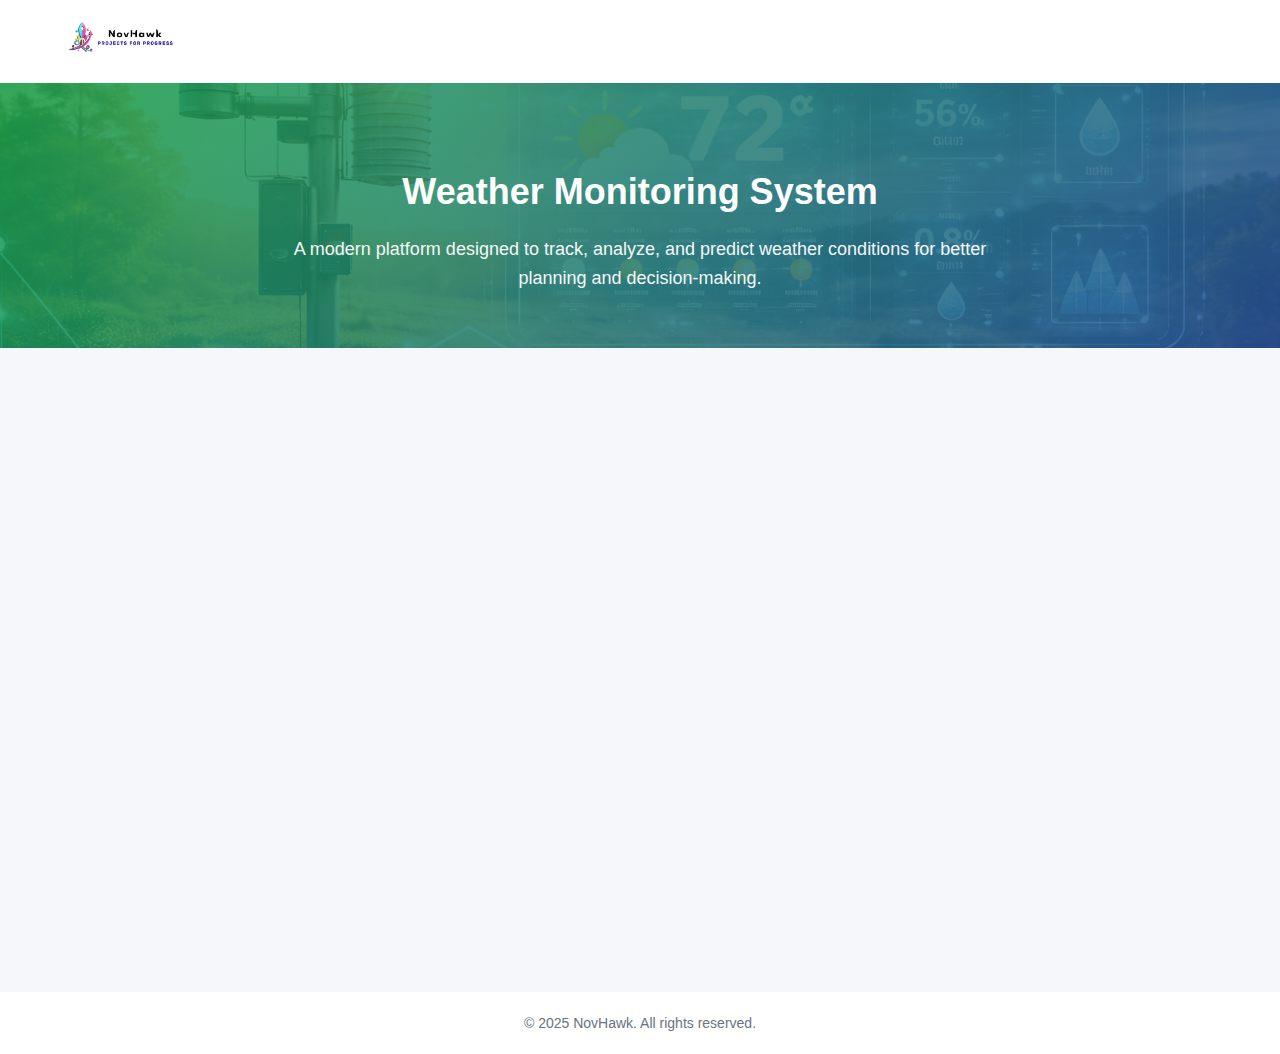
<file: projects/weather.html>
<!DOCTYPE html>
<html lang="en">
<head>
  <title>NovHawk | Projects for Progress</title>
  <meta name="description" content="NovHawk delivers innovative student projects, web development, and IoT solutions for real-world impact.">
  <meta name="robots" content="index, follow">
  <meta charset="UTF-8">
  <title>Smart Weather Monitoring System | NovHawk</title>
  <meta name="viewport" content="width=device-width, initial-scale=1.0">
  <link rel="stylesheet" href="../css/weather.css">
</head>
<body>

<header class="navbar">
  <a href="../index.html" class="logo">
    <img src="../assets/logo.jpeg" alt="NovHawk Logo">
  </a>
</header>

<section class="page-hero">
  <h1>Weather Monitoring System</h1>
  <p>
    A modern platform designed to track, analyze, and predict weather conditions
    for better planning and decision-making.
  </p>
</section>

<section class="project-details">
  <a href="../projects.html" class="back-btn">← Back to Projects</a>
  <h2>Project Overview</h2>
  <p>
    The Weather Monitoring System is a web-based solution for monitoring
    temperature, humidity, rainfall, wind, and other weather parameters. 
    It provides real-time data, predictive analytics, and alerts to help 
    individuals and organizations make informed decisions.
  </p>

  <h2>Key Features</h2>
  <ul>
    <li>Real-time weather data monitoring</li>
    <li>Forecasting and predictive analytics</li>
    <li>Alerts for extreme weather conditions</li>
    <li>User-friendly and responsive interface</li>
  </ul>

  <h2>Technology Stack</h2>
  <p>Arduino, Sensors, Actuators, HTML, CSS and JavaScript</p>
</section>

<footer>
  <p>© 2025 NovHawk. All rights reserved.</p>
</footer>

</body>
</html>
</file>
<file: css/about.css>
/* ===== GENERAL STYLES ===== */
* {
  margin: 0;
  padding: 0;
  box-sizing: border-box;
  font-family: "Segoe UI", Arial, sans-serif;
}

body {
  background-color: #f4f6f8;
  color: #333;
  line-height: 1.6;
}

a {
  text-decoration: none;
  color: inherit;
}

h1, h2, h3 {
  color: #111827;
}

/* ===== NAVBAR ===== */
.navbar {
  position: sticky;
  top: 0;
  z-index: 1000;
  background: #ffffff;
  display: flex;
  align-items: center;
  justify-content: space-between;
  padding: 14px 70px;
  box-shadow: 0 2px 10px rgba(0,0,0,0.05);
}

.navbar .logo img {
  height: 40px;
}

.navbar nav a {
  margin-left: 26px;
  font-weight: 500;
  color: #1f2937;
  position: relative;
  transition: color 0.3s;
}

.navbar nav a.active,
.navbar nav a:hover {
  color: #2563eb;
}

.navbar nav a.active::after {
  content: "";
  position: absolute;
  left: 0;
  bottom: -6px;
  width: 100%;
  height: 2px;
  background: #2563eb;
}


/* ================= SIDEBAR ================= */
.menu-btn {
  display: none;
}

.sidebar {
  position: fixed;
  left: -260px;              /* 🔥 hidden on LEFT */
  top: 0;
  width: 260px;
  height: 100vh;
  background: #020617;
  padding-top: 60px;
  transition: left 0.35s ease;
  z-index: 2000;
}

.sidebar.active {
  left: 0;                   /* 🔥 slide in from LEFT */
}

.sidebar a {
  display: flex;
  align-items: center;
  gap: 12px;
  padding: 14px 22px;
  color: #e5e7eb;
  text-decoration: none;
  font-size: 16px;
  border-radius: 6px;
}

.sidebar a:hover {
  background: #1e293b;
}

.close-btn {
  position: absolute;
  top: 14px;
  right: 18px;
  font-size: 26px;
  cursor: pointer;
  color: #ffffff;
}


/* ===== MOBILE NAVBAR SPACING FIX (MATCH style.css) ===== */
@media (max-width: 768px) {

  /* Hide desktop menu */
  .navbar nav {
    display: none;
  }

  /* Hamburger button */
  .menu-btn {
    display: block;
    position: fixed;
    top: 18px;
    left: 18px;
    font-size: 24px;
    z-index: 2100;
    cursor: pointer;
  }

  /* Push logo to the right (THIS WAS MISSING) */
  .navbar .logo {
    margin-left: 40px; /* 👈 SAME visual space as style.css */
  }

  /* Navbar padding stays clean */
  .navbar {
    padding: 14px 20px;
  }

  /* Sidebar from LEFT */
  .sidebar {
    left: -260px;
    right: auto;
  }

  .sidebar.active {
    left: 0;
  }
}




/* ===== HERO ===== */
.about-hero {
  text-align: center;
  padding: 100px 20px 60px;
  
  /* Background image with gradient overlay */
  background: linear-gradient(
      rgba(47, 48, 71, 0.6),  /* gradient color overlay start */
      rgba(52, 57, 78, 0.6)  /* gradient color overlay end */
    ),
    url("../assets/about-bg.jpg"); /* path to your image file */
    
  background-size: cover;       /* make sure image covers entire section */
  background-position: center;  /* center the image */
  background-repeat: no-repeat; /* prevent repeating */
  
  color: #fff;
}


.about-hero h1 {
  font-size: 48px;
  margin-bottom: 20px;
  color: #fff;
}

.about-hero p {
  font-size: 20px;
  max-width: 600px;
  margin: 0 auto;
  color: #fff;
}

/* ===== ABOUT CONTENT ===== */

.about-content {
  background: #ffffff;
  padding: 40px 35px;
  max-width: 900px;
  margin: 40px auto;
  border-radius: 14px;
  box-shadow: 0 10px 25px rgba(0, 0, 0, 0.08);
  transition: transform 0.3s ease, box-shadow 0.3s ease;

  /* scroll animation default */
  opacity: 0;
  transform: translateY(30px);
}

.about-content:hover {
  transform: translateY(-8px);
  box-shadow: 0 15px 35px rgba(0, 0, 0, 0.12);
}

.about-content h2 {
  font-size: 26px;
  color: #2563eb;
  margin-bottom: 14px;
}

.about-content p {
  font-size: 16px;
  color: #4b5563;
  line-height: 1.8;
}


/* ===== TEAM SECTION ===== */
.team {
  padding: 60px 20px;
  max-width: 1200px;
  margin: 0 auto;
  text-align: center;
}

.team h2 {
  font-size: 34px;
  margin-bottom: 40px;
  color: #111827;
}

.team-grid {
  display: grid;
  grid-template-columns: repeat(auto-fit, minmax(240px, 1fr));
  gap: 30px;
}

/* ===== TEAM CARD ALIGNMENT ===== */
.team-card {
  display: flex;
  flex-direction: column;
  align-items: center;   /* 🔥 centers image & text */
  text-align: center;
}

/* ===== PROFILE CARD ===== */
.profile-card {
  background: #ffffff;
  border-radius: 20px;
  padding: 32px;
  width: 100%;
  max-width: 680px;
  box-shadow: 0 10px 30px rgba(0,0,0,0.08);
}


/* Title */
.profile-title {
  font-size: 28px;
  margin-bottom: 30px;
  color: #111827;
}

/* Layout */
.profile-body {
  display: flex;
  align-items: center;
  gap: 40px;
}

/* Image */
.profile-img-wrapper img {
  width: 240px;
  height: 240px;
  object-fit: cover;
  border-radius: 6px;
  border: 4px solid #b6d43a;
}


/* ===== PROFILES GRID ===== */
.profiles-section {
  display: flex;
  gap: 40px;                 /* equal gap between cards */
  justify-content: center;
  margin: 80px auto;
  max-width: 1200px;
  padding: 0 20px;
}


.profile-images-row {
  display: flex;
  align-items: center;
  gap: 28px;   /* 🔥 IMAGE ↔ TEXT GAP (increase/decrease here) */
}



/* reuse previous profile-card styles */


/* Info */

.profile-info {
  line-height: 1.8;
}

.profile-name {
  margin-bottom: 12px;
  color: #0b7d44;
}

/* Info rows */
.info-row {
  display: grid;
  grid-template-columns: 110px 10px auto;
  margin-bottom: 6px;
  align-items: start;
}

.label {
  font-weight: 600;
}

.colon {
  text-align: center;
}


.value {
  text-align: left;         /* 🔥 force left alignment */
  justify-self: start;
  color: #374151;
}

@media (max-width: 900px) {
  .profiles-section {
    flex-direction: column;
    align-items: center;
  }

  .profile-images-row {
    flex-direction: column;
    text-align: center;
  }
}


/* ===== TEAM MEMBERS SECTION ===== */

.our-team {
  padding: 80px 40px;
  background: #f7f8fa;
  display: flex;
  align-items: flex-start;
  gap: 60px;
}
.team-members {
  padding: 60px 20px;
  background: #f8f9fb;
  text-align: center;
}

.section-heading {
  font-size: 32px;
  margin-bottom: 40px;
  color: #222;
}

.team-grid {
  display: grid;
  grid-template-columns: repeat(auto-fit, minmax(220px, 1fr));
  gap: 30px;
  max-width: 1100px;
  margin: auto;
}

.team-card {
  background: #fff;
  border-radius: 14px;
  padding: 20px;
  box-shadow: 0 10px 30px rgba(0,0,0,0.08);
  transition: transform 0.3s ease;
}

.team-card:hover {
  transform: translateY(-6px);
}

/* Image wrapper */
.team-img {
  width: 120px;
  height: 120px;
  margin: 0 auto 15px;
  border-radius: 12px;
  overflow: hidden;
}

.team-img img {
  width: 100%;
  height: 100%;
  object-fit: cover;
}

/* Text */
.team-card h3 {
  margin: 10px 0 6px;
  font-size: 18px;
}

.team-card .role {
  font-weight: 600;
  color: #555;
}


.team-card .email {
  font-size: 14px;
  color: #777;
}




/* ===== CTA ===== */
.cta {
  text-align: center;
  padding: 80px 20px;
  background-color: #6366f1;
  color: #fff;
}

.cta h2 {
  font-size: 36px;
  margin-bottom: 20px;
}

.cta a {
  background-color: #fff;
  color: #6366f1;
  padding: 15px 30px;
  border-radius: 8px;
  font-weight: bold;
  transition: background-color 0.3s, color 0.3s;
}

.cta a:hover {
  background-color: #4f46e5;
  color: #fff;
}

/* ================= SCROLL ANIMATION ================= */
.about-content,
.team,
.team-grid,
.team-card,
.cta {
  opacity: 0;
  transform: translateY(30px);
  transition: 0.8s ease;
}

.show {
  opacity: 1;
  transform: translateY(0);
}

.team-card:nth-child(1).show { transition-delay: 0.1s; }
.team-card:nth-child(2).show { transition-delay: 0.3s; }
.team-card:nth-child(3).show { transition-delay: 0.5s; }
.team-card:nth-child(4).show { transition-delay: 0.7s; }


/* ===== FOOTER ===== */
footer {
  text-align: center;
  padding: 40px 20px;
  background-color: #1f2937;
  color: #c7d2fe;
  font-size: 14px;
}

/* ===== RESPONSIVE ===== */
@media (max-width: 768px) {
  .about-hero h1 {
    font-size: 36px;
  }

  .about-hero p {
    font-size: 18px;
  }

  .team h2 {
    font-size: 28px;
  }

  .team-card h3 {
    font-size: 20px;
  }

  .cta h2 {
    font-size: 28px;
  }

  .navbar {
    padding: 14px 25px;
  }
}
</file>
<file: css/project.css>
/* ===== GENERAL STYLES ===== */
* {
  margin: 0;
  padding: 0;
  box-sizing: border-box;
  font-family: "Segoe UI", Arial, sans-serif;
}

body {
  background-color: #f4f6f8;
  color: #333;
  line-height: 1.6;
}

a {
  text-decoration: none;
  color: inherit;
}

h1, h2, h3 {
  color: #111827;
}

/* ===== NAVBAR ===== */
.navbar {
  position: sticky;
  top: 0;
  z-index: 1000;
  background: #ffffff;
  display: flex;
  align-items: center;
  justify-content: space-between;
  padding: 14px 70px;
  box-shadow: 0 2px 10px rgba(0,0,0,0.05);
}

.navbar .logo img {
  height: 40px;
}

.navbar nav a {
  margin-left: 26px;
  font-weight: 500;
  color: #1f2937;
  position: relative;
  transition: color 0.3s;
}

.navbar nav a.active,
.navbar nav a:hover {
  color: #2563eb;
}

.navbar nav a.active::after {
  content: "";
  position: absolute;
  left: 0;
  bottom: -6px;
  width: 100%;
  height: 2px;
  background: #2563eb;
}

/* ===== PAGE HERO ===== */
.page-hero {
  text-align: center;
  padding: 100px 20px 60px;
  
  /* Background image with gradient overlay */
  background: linear-gradient(
      rgba(47, 48, 71, 0.6),  /* gradient color overlay start */
      rgba(52, 57, 78, 0.6)  /* gradient color overlay end */
    ),
    url("../assets/project-bg.png"); /* path to your image file */
    
  background-size: cover;       /* make sure image covers entire section */
  background-position: center;  /* center the image */
  background-repeat: no-repeat; /* prevent repeating */
}

.page-hero h1 {
  font-size: 48px;
  margin-bottom: 20px;
  color: #fff;
}

.page-hero p {
  font-size: 20px;
  max-width: 600px;
  margin: 0 auto;
  color: #fff;
}

/* ===== PROJECTS GRID ===== */
.projects {
  display: grid;
  grid-template-columns: repeat(auto-fit, minmax(280px, 1fr));
  gap: 30px;
  max-width: 1200px;
  margin: 60px auto;
  padding: 0 20px;
}

.project-card {
  background-color: #fff;
  border-radius: 12px;
  padding: 30px 20px;
  box-shadow: 0 6px 15px rgba(0,0,0,0.1);
  cursor: pointer;
  transition: transform 0.3s, box-shadow 0.3s;
  position: relative;

  display: flex;
  flex-direction: column;
  justify-content: space-between;

  min-height: 260px;   /* ⭐ KEY FIX */
}



.project-card h2 {
  font-size: 22px;
  margin-bottom: 12px;
}

.project-card p {
  font-size: 16px;
  color: #4b5563;
  margin-bottom: 15px;
}

.project-card .tag {
  display: inline-block;
  padding: 8px 15px;          /* smaller padding */
  background-color: #6366f1;
  color: #fff;
  border-radius: 4px;        /* tighter corners */
  font-size: 14px;           /* smaller text */
  font-weight: 500;
  width: fit-content;        /* prevents stretching */
}


.project-card:hover {
  transform: translateY(-8px) scale(1.02);
  box-shadow: 0 12px 20px rgba(0,0,0,0.15);
}

.modal-content.show {
  opacity: 1;
  transform: translateY(0);
}

.modal {
  display: none;
  position: fixed;
  inset: 0;
  background: rgba(0,0,0,0.6);
  justify-content: center;
  align-items: center;
  z-index: 999;
}

.modal-content {
  background: #fff;
  padding: 30px;
  max-width: 500px;
  border-radius: 10px;
  position: relative;
}

.close {
  position: absolute;
  top: 10px;
  right: 15px;
  font-size: 22px;
  cursor: pointer;
}



/* ================= SCROLL ANIMATION ================= */
.project-card {
  opacity: 0;
  transform: translateY(30px);
  transition: transform 0.8s ease, opacity 0.8s ease;
}

.project-card.show {
  opacity: 1;
  transform: translateY(0);
}


.project-card:nth-child(1).show { transition-delay: 0.1s; }
.project-card:nth-child(2).show { transition-delay: 0.3s; }
.project-card:nth-child(3).show { transition-delay: 0.5s; }
.project-card:nth-child(4).show { transition-delay: 0.7s; }

/* ===== PROJECT MODAL ===== */
.modal {
  display: none;
  position: fixed;
  top: 0;
  left: 0;
  width: 100%;
  height: 100%;
  background: rgba(0,0,0,0.6);
  justify-content: center;
  align-items: center;
  z-index: 2000;
}

.modal-content {
  background-color: #fff;
  border-radius: 12px;
  padding: 30px 20px;
  max-width: 600px;
  width: 90%;
  text-align: center;
  position: relative;
}

.modal-content h2 {
  font-size: 24px;
  margin-bottom: 15px;
}

.modal-content p {
  font-size: 16px;
  color: #4b5563;
}

.modal-content .close {
  position: absolute;
  top: 15px;
  right: 20px;
  font-size: 24px;
  cursor: pointer;
  color: #1f2937;
  transition: color 0.3s;
}

.modal-content .close:hover {
  color: #6366f1;
}

/* ===== FOOTER ===== */
footer {
  text-align: center;
  padding: 40px 20px;
  background-color: #1f2937;
  color: #c7d2fe;
  font-size: 14px;
}

/* ===== RESPONSIVE ===== */
@media (max-width: 768px) {
  .page-hero h1 {
    font-size: 36px;
  }

  .page-hero p {
    font-size: 18px;
  }

  .project-card h2 {
    font-size: 20px;
  }
}
</file>
<file: css/service.css>
/* ===== GENERAL STYLES ===== */
* {
  margin: 0;
  padding: 0;
  box-sizing: border-box;
  font-family: "Segoe UI", Arial, sans-serif;
}

body {
  background-color: #f4f6f8;
  color: #333;
  line-height: 1.6;
}

a {
  text-decoration: none;
  color: inherit;
}

h1, h2, h3 {
  color: #111827;
}

/* ================= NAVBAR ================= */
.navbar {
  position: sticky;
  top: 0;
  z-index: 1000;
  background: #ffffff;
  display: flex;
  align-items: center;
  justify-content: space-between;
  padding: 14px 70px;
  box-shadow: 0 2px 10px rgba(0,0,0,0.05);
}

.navbar .logo img {
  height: 40px;
}

.navbar nav a {
  margin-left: 26px;
  text-decoration: none;
  font-weight: 500;
  color: #1f2937;
  position: relative;
}

.navbar nav a.active,
.navbar nav a:hover {
  color: #2563eb;
}

.navbar nav a.active::after {
  content: "";
  position: absolute;
  left: 0;
  bottom: -6px;
  width: 100%;
  height: 2px;
  background: #2563eb;
}

/* ===== HERO ===== */
.service-hero {
  text-align: center;
  padding: 100px 20px 60px;
  
  /* Background image with gradient overlay */
  background: linear-gradient(
      rgba(47, 48, 71, 0.6),  /* gradient color overlay start */
      rgba(52, 57, 78, 0.6)  /* gradient color overlay end */
    ),
    url("../assets/service-bg.png"); /* path to your image file */
    
  background-size: cover;       /* make sure image covers entire section */
  background-position: center;  /* center the image */
  background-repeat: no-repeat; /* prevent repeating */
  
  color: #fff;
}

.service-hero h1 {
  font-size: 48px;
  margin-bottom: 20px;
  color: #fff;
}

.service-hero p {
  font-size: 20px;
  max-width: 600px;
  margin: 0 auto;
}

/* ===== SERVICE SECTION ===== */
.service-section {
  padding: 60px 20px;
  max-width: 1200px;
  margin: 0 auto;
}

.service-grid {
  display: grid;
  grid-template-columns: repeat(auto-fit, minmax(250px, 1fr));
  gap: 30px;
}

.service-box {
  background-color: #fff;
  border-radius: 12px;
  padding: 30px 20px;
  text-align: center;
  box-shadow: 0 6px 15px rgba(0,0,0,0.1);
  transition: transform 0.3s, box-shadow 0.3s;
}

.service-box i {
  font-size: 36px;
  color: #6366f1;
  margin-bottom: 20px;
}

.service-box h3 {
  font-size: 22px;
  margin-bottom: 15px;
}

.service-box p {
  font-size: 16px;
  color: #4b5563;
}

.service-box:hover {
  transform: translateY(-10px);
  box-shadow: 0 10px 20px rgba(0,0,0,0.15);
}

/* ===== CTA ===== */
.service-cta {
  text-align: center;
  padding: 80px 20px;
  background-color: #6366f1;
  color: #fff;
}

.service-cta h2 {
  font-size: 36px;
  margin-bottom: 20px;
}

.service-cta p {
  font-size: 18px;
  margin-bottom: 30px;
}

.service-cta a {
  background-color: #fff;
  color: #6366f1;
  padding: 15px 30px;
  border-radius: 8px;
  font-weight: bold;
  transition: background-color 0.3s, color 0.3s;
}

.service-cta a:hover {
  background-color: #4f46e5;
  color: #fff;
}

/* ================= SCROLL ANIMATION ================= */
.service-section,
.service-box,
.service-cta {
  opacity: 0;
  transform: translateY(30px);
  transition: 0.8s ease;
}

.show {
  opacity: 1;
  transform: translateY(0);
}

/* ===== FOOTER ===== */
footer {
  text-align: center;
  padding: 40px 20px;
  background-color: #1f2937;
  color: #c7d2fe;
  font-size: 14px;
}

/* ===== RESPONSIVE ===== */
@media (max-width: 768px) {
  .service-hero h1 {
    font-size: 36px;
  }

  .service-hero p {
    font-size: 18px;
  }

  .service-box h3 {
    font-size: 20px;
  }
}
</file>
<file: css/style.css>
/* ================= RESET ================= */
* {
  margin: 0;
  padding: 0;
  box-sizing: border-box;
  font-family: "Segoe UI", Arial, sans-serif;
}

body {
  background-color: #f4f6f8;
  color: #1f2937;
  line-height: 1.6;
}

/* ================= NAVBAR ================= */
.navbar {
  position: sticky;
  top: 0;
  z-index: 1000;
  background: #ffffff;
  display: flex;
  align-items: center;
  justify-content: space-between;
  padding: 14px 70px;
  box-shadow: 0 2px 10px rgba(0,0,0,0.05);
}

.navbar .logo img {
  height: 40px;
}

.navbar nav a {
  margin-left: 26px;
  text-decoration: none;
  font-weight: 500;
  color: #1f2937;
  position: relative;
}

.navbar nav a.active,
.navbar nav a:hover {
  color: #2563eb;
}

.navbar nav a.active::after {
  content: "";
  position: absolute;
  left: 0;
  bottom: -6px;
  width: 100%;
  height: 2px;
  background: #2563eb;
}

/* ================= SIDEBAR ================= */
.menu-btn {
  display: none;
}

.sidebar {
  position: fixed;
  left: -260px;
  top: 0;
  width: 260px;
  height: 100%;
  background: #020617;
  padding-top: 60px;
  transition: 0.3s ease;
  z-index: 2000;
}

.sidebar.active {
  left: 0;
}

.sidebar a {
  display: block;
  padding: 14px 22px;
  color: #e5e7eb;
  text-decoration: none;
}

.sidebar a:hover {
  background: #1e293b;
}

.close-btn {
  position: absolute;
  top: 14px;
  right: 18px;
  font-size: 26px;
  cursor: pointer;
  color: #ffffff;
}

/* ================= HERO ================= */
.hero {
  min-height: 90vh;
  background: linear-gradient(
    rgba(2,6,23,0.75),
    rgba(2,6,23,0.75)
  ),
  url("../assets/home-bg.png") center/cover no-repeat;
  color: #ffffff;
  display: flex;
  flex-direction: column;
  align-items: center;
  justify-content: center;
  text-align: center;
  padding: 20px;
}

.hero h1 {
  font-size: 48px;
  margin-bottom: 14px;
}

.hero p {
  font-size: 18px;
  opacity: 0.9;
}

.hero button {
  margin-top: 24px;
  padding: 12px 26px;
  border: none;
  background: #2563eb;
  color: white;
  font-size: 15px;
  border-radius: 6px;
  cursor: pointer;
}

.hero button:hover {
  background: #1d4ed8;
}

/* ================= DOMAINS ================= */
.domains {
  padding: 80px 70px;
  text-align: center;
  background-color: #f8f9fa;
}

.domains h2 {
  font-size: 32px;
  margin-bottom: 10px;
}

.domains-subtitle {
  max-width: 720px;
  margin: 0 auto 50px;
  color: #475569;
}

.domains-grid {
  display: grid;
  grid-template-columns: repeat(auto-fit, minmax(240px, 1fr));
  gap: 30px;
}

.domain-card {
  background: #ffffff;
  padding: 30px 24px;
  border-radius: 14px;
  box-shadow: 0 10px 25px rgba(0,0,0,0.05);
  transition: transform 0.3s ease;
}

.domain-card:hover {
  transform: translateY(-6px);
}

.domain-card i {
  font-size: 32px;
  color: #2563eb;
  margin-bottom: 14px;
}

.domain-card h3 {
  margin-bottom: 10px;
}

/* Projects Calculation*/

.project-stats {
  padding: 60px 20px;
  text-align: center;
  background-color: #f8f9fa;
}

.project-stats h2 {
  font-size: 2rem;
  margin-bottom: 10px;
}

.project-stats p {
  margin-bottom: 40px;
  color: #555;
}

.stats-grid {
  display: flex;
  flex-wrap: wrap;
  justify-content: center;
  gap: 30px;
}

.stat-card {
  background: #fff;
  padding: 30px 20px;
  border-radius: 12px;
  box-shadow: 0 5px 20px rgba(0,0,0,0.1);
  width: 250px;
}

.stat-card h3 {
  font-size: 1.2rem;
  margin-bottom: 10px;
  color: #2a5298; /* NovHawk color */
}

.stat-number {
  font-size: 2.5rem;
  font-weight: bold;
  margin-bottom: 15px;
}

.progress-bar {
  background: #eee;
  border-radius: 8px;
  height: 12px;
  overflow: hidden;
}

.progress {
  height: 12px;
  border-radius: 8px;
}

.progress.total {
  background-color: #5bc0de; 
}
.progress.completed {
  background-color: #2a5298;
}

.progress.in-progress {
  background-color: #f0ad4e;
}

.progress.not-started {
  background-color: #d9534f;
}



/* ================= CONTACT / FOOTER ================= */
.contact-dark {
  background: linear-gradient(135deg, #020617, #020b2d);
  color: #e5e7eb;
  padding: 80px 70px 40px;
}

.contact-container {
  display: grid;
  grid-template-columns: repeat(auto-fit, minmax(220px, 1fr));
  gap: 40px;
}

.contact-dark h2,
.contact-dark h3 {
  color: #ffffff;
  margin-bottom: 14px;
}

/* TEXT */
.contact-dark p {
  color: #cbd5f5;
  font-size: 15px;
  line-height: 1.7;
}

/* 🔥 FIXED COMPANY LINKS */
.contact-dark a,
.contact-dark a:link,
.contact-dark a:visited {
  display: block;
  margin-bottom: 8px;
  color: #c7d2fe !important;
  text-decoration: none !important;
  font-size: 15px;
}

.contact-dark a:hover {
  color: #6366f1 !important;
  text-decoration: underline !important;
}

/* Container for social icons */
.social-icons {
  display: flex;       /* Makes children horizontal */
  gap: 12px;           /* Space between icons */
  align-items: center; /* Vertically center if needed */
}

/* Individual icons */
.social-icons a {
  font-size: 18px;
  color: #c7d2fe;
  transition: color 0.3s;
}

.social-icons a:hover {
  color: #6366f1;
}


/* BOTTOM BAR */
.contact-bottom {
  margin-top: 40px;
  padding-top: 20px;
  border-top: 1px solid rgba(255,255,255,0.1);
  display: flex;
  justify-content: space-between;
  font-size: 14px;
  color: #94a3b8;
}

/* ================= SCROLL ANIMATION ================= */
.domains,
.domain-card,
.project-stats,
.stat-card,
.contact-dark {
  opacity: 0;
  transform: translateY(30px);
  transition: 0.8s ease;
}

.stat-card:nth-child(1) { transition-delay: 0.1s; }
.stat-card:nth-child(2) { transition-delay: 0.3s; }
.stat-card:nth-child(3) { transition-delay: 0.5s; }
.stat-card:nth-child(4) { transition-delay: 0.7s; }


.show {
  opacity: 1;
  transform: translateY(0);
}

/* ================= RESPONSIVE ================= */
@media (max-width: 768px) {
  .navbar nav {
    display: none;
  }

  .menu-btn {
    display: block;
    position: fixed;
    top: 18px;
    left: 18px;
    z-index: 2100;
    font-size: 22px;
    cursor: pointer;
  }

  .contact-bottom {
    flex-direction: column;
    gap: 10px;
    text-align: center;
  }
}
</file>
<file: css/agriculture.css>
/* =========================
   GLOBAL RESET
========================= */
* {
  margin: 0;
  padding: 0;
  box-sizing: border-box;
  font-family: "Segoe UI", Tahoma, sans-serif;
}

body {
  background-color: #f5f7fb;
  color: #1f2937;
  line-height: 1.6;
}

/* =========================
   NAVBAR
========================= */
.navbar {
  display: flex;
  justify-content: space-between;
  align-items: center;
  padding: 15px 60px;
  background-color: #ffffff;
  box-shadow: 0 2px 8px rgba(0,0,0,0.08);
}

.navbar .logo img {
  height: 45px;
}

/* =========================
   HERO SECTION (AGRICULTURE)
========================= */
.page-hero {
  text-align: center;
  padding: 80px 20px 55px;

  /* Gradient overlay + image */
  background:
    linear-gradient(135deg, rgba(22,163,74,0.85), rgba(42,82,152,0.85)),
    url("../assets/agriculture-bg.png");

  background-size: cover;
  background-position: center;
  background-repeat: no-repeat;

  color: #ffffff;
}


.page-hero h1 {
  font-size: 36px;
  margin-bottom: 15px;
}

.page-hero p {
  max-width: 750px;
  margin: auto;
  font-size: 18px;
  opacity: 0.95;
}


.back-btn {
  display: inline-block;
  margin-bottom: 30px;
  padding: 8px 14px;
  background-color: #16a34a;
  color: #fff;
  text-decoration: none;
  border-radius: 6px;
  font-size: 14px;
  transition: background 0.3s, transform 0.3s;
}

.back-btn:hover {
  background-color: #15803d;
  transform: translateX(-4px);
}


/* =========================
   PROJECT DETAILS
========================= */
.project-details {
  max-width: 900px;
  margin: 60px auto;
  padding: 0 20px;
  animation-delay: 0.2s;
}

.project-details h2 {
  font-size: 26px;
  margin-bottom: 12px;
  color: #111827;
}

.project-details p {
  margin-bottom: 25px;
  font-size: 16px;
  color: #374151;
}

.project-details ul {
  padding-left: 22px;
  margin-bottom: 35px;
}

.project-details ul li {
  margin-bottom: 10px;
  font-size: 16px;
  list-style: disc;
}

/* =========================
   FEATURE HIGHLIGHT (OPTIONAL)
========================= */
.project-details ul li::marker {
  color: #16a34a;
}


.project-details h2 {
  animation-delay: 0.4s;
}

.project-details p {
  animation-delay: 0.6s;
}

.project-details ul {
  animation-delay: 0.8s;
}

.project-details li {
  animation-delay: 1s;
}

@keyframes fadeUp {
  to {
    opacity: 1;
    transform: translateY(0);
  }
}




/* =========================
   SCROLL ANIMATION
========================= */
.project-details,
.project-details h2,
.project-details p,
.project-details ul,
.project-details li {
  opacity: 0;
  transform: translateY(40px);
  animation: fadeUp 2s ease forwards;
}


/* =========================
   FOOTER
========================= */
footer {
  text-align: center;
  padding: 20px;
  background-color: #ffffff;
  color: #6b7280;
  font-size: 14px;
  margin-top: 60px;
}

/* =========================
   RESPONSIVE
========================= */
@media (max-width: 768px) {
  .navbar {
    padding: 15px 20px;
  }

  .page-hero h1 {
    font-size: 28px;
  }

  .page-hero p {
    font-size: 16px;
  }

  .project-details {
    margin: 40px auto;
  }
}
</file>
<file: css/billing.css>
/* =========================
   GLOBAL RESET
========================= */
* {
  margin: 0;
  padding: 0;
  box-sizing: border-box;
  font-family: "Segoe UI", Tahoma, sans-serif;
}

body {
  background-color: #f5f7fb;
  color: #1f2937;
  line-height: 1.6;
}

/* =========================
   NAVBAR
========================= */
.navbar {
  display: flex;
  justify-content: space-between;
  align-items: center;
  padding: 15px 60px;
  background-color: #ffffff;
  box-shadow: 0 2px 8px rgba(0,0,0,0.08);
}

.navbar .logo img {
  height: 45px;
}

/* =========================
   HERO SECTION (BILLING)
========================= */
.page-hero {
  text-align: center;
  padding: 80px 20px 55px;

  /* Gradient overlay + image */
  background:
    linear-gradient(135deg, rgba(22,163,74,0.85), rgba(42,82,152,0.85)),
    url("../assets/billing-bg.png");

  background-size: cover;
  background-position: center;
  background-repeat: no-repeat;

  color: #ffffff;
}


.page-hero h1 {
  font-size: 36px;
  margin-bottom: 15px;
}

.page-hero p {
  max-width: 750px;
  margin: auto;
  font-size: 18px;
  opacity: 0.95;
}


.back-btn {
  display: inline-block;
  margin-bottom: 30px;
  padding: 8px 14px;
  background-color: #16a34a;
  color: #fff;
  text-decoration: none;
  border-radius: 6px;
  font-size: 14px;
  transition: background 0.3s, transform 0.3s;
}

.back-btn:hover {
  background-color: #15803d;
  transform: translateX(-4px);
}


/* =========================
   PROJECT DETAILS
========================= */
.project-details {
  max-width: 900px;
  margin: 60px auto;
  padding: 0 20px;
  animation-delay: 0.2s;
}

.project-details h2 {
  font-size: 26px;
  margin-bottom: 12px;
  color: #111827;
}

.project-details p {
  margin-bottom: 25px;
  font-size: 16px;
  color: #374151;
}

.project-details ul {
  padding-left: 22px;
  margin-bottom: 35px;
}

.project-details ul li {
  margin-bottom: 10px;
  font-size: 16px;
  list-style: disc;
}

.dashboard-preview {
  margin: 40px 0;
  text-align: center;
}

.dashboard-preview img {
  width: 100%;
  max-width: 900px;
  border-radius: 12px;
  box-shadow: 0 12px 30px rgba(0,0,0,0.15);
  transition: transform 0.3s ease;
}

.dashboard-preview img:hover {
  transform: scale(1.02);
}


/* =========================
   FEATURE HIGHLIGHT (OPTIONAL)
========================= */
.project-details ul li::marker {
  color: #16a34a;
}


.project-details h2 {
  animation-delay: 0.4s;
}

.project-details p {
  animation-delay: 0.6s;
}

.project-details ul {
  animation-delay: 0.8s;
}

.project-details li {
  animation-delay: 1s;
}

@keyframes fadeUp {
  to {
    opacity: 1;
    transform: translateY(0);
  }
}




/* =========================
   SCROLL ANIMATION
========================= */
.project-details,
.project-details h2,
.project-details p,
.project-details ul,
.project-details li {
  opacity: 0;
  transform: translateY(40px);
  animation: fadeUp 2s ease forwards;
}


/* =========================
   FOOTER
========================= */
footer {
  text-align: center;
  padding: 20px;
  background-color: #ffffff;
  color: #6b7280;
  font-size: 14px;
  margin-top: 60px;
}

/* =========================
   RESPONSIVE
========================= */
@media (max-width: 768px) {
  .navbar {
    padding: 15px 20px;
  }

  .page-hero h1 {
    font-size: 28px;
  }

  .page-hero p {
    font-size: 16px;
  }

  .project-details {
    margin: 40px auto;
  }
}
</file>
<file: css/career_recommendation.css>
/* =========================
   GLOBAL RESET
========================= */
* {
  margin: 0;
  padding: 0;
  box-sizing: border-box;
  font-family: "Segoe UI", Tahoma, sans-serif;
}

body {
  background-color: #f5f7fb;
  color: #1f2937;
  line-height: 1.6;
}

/* =========================
   NAVBAR
========================= */
.navbar {
  display: flex;
  justify-content: space-between;
  align-items: center;
  padding: 15px 60px;
  background-color: #ffffff;
  box-shadow: 0 2px 8px rgba(0,0,0,0.08);
}

.navbar .logo img {
  height: 45px;
}

/* =========================
   HERO SECTION (CAREER RECOMMENDATION)
========================= */
.page-hero {
  text-align: center;
  padding: 80px 20px 55px;

  /* Gradient overlay + image */
  background:
    linear-gradient(135deg, rgba(22,163,74,0.85), rgba(42,82,152,0.85)),
    url("../assets/career-bg.png");

  background-size: cover;
  background-position: center;
  background-repeat: no-repeat;

  color: #ffffff;
}


.page-hero h1 {
  font-size: 36px;
  margin-bottom: 15px;
}

.page-hero p {
  max-width: 750px;
  margin: auto;
  font-size: 18px;
  opacity: 0.95;
}


.back-btn {
  display: inline-block;
  margin-bottom: 30px;
  padding: 8px 14px;
  background-color: #16a34a;
  color: #fff;
  text-decoration: none;
  border-radius: 6px;
  font-size: 14px;
  transition: background 0.3s, transform 0.3s;
}

.back-btn:hover {
  background-color: #15803d;
  transform: translateX(-4px);
}


/* =========================
   PROJECT DETAILS
========================= */
.project-details {
  max-width: 900px;
  margin: 60px auto;
  padding: 0 20px;
  animation-delay: 0.2s;
}

.project-details h2 {
  font-size: 26px;
  margin-bottom: 12px;
  color: #111827;
}

.project-details p {
  margin-bottom: 25px;
  font-size: 16px;
  color: #374151;
}

.project-details ul {
  padding-left: 22px;
  margin-bottom: 35px;
}

.project-details ul li {
  margin-bottom: 10px;
  font-size: 16px;
  list-style: disc;
}

/* =========================
   FEATURE HIGHLIGHT (OPTIONAL)
========================= */
.project-details ul li::marker {
  color: #16a34a;
}


.project-details h2 {
  animation-delay: 0.4s;
}

.project-details p {
  animation-delay: 0.6s;
}

.project-details ul {
  animation-delay: 0.8s;
}

.project-details li {
  animation-delay: 1s;
}

@keyframes fadeUp {
  to {
    opacity: 1;
    transform: translateY(0);
  }
}




/* =========================
   SCROLL ANIMATION
========================= */
.project-details,
.project-details h2,
.project-details p,
.project-details ul,
.project-details li {
  opacity: 0;
  transform: translateY(40px);
  animation: fadeUp 2s ease forwards;
}


/* =========================
   FOOTER
========================= */
footer {
  text-align: center;
  padding: 20px;
  background-color: #ffffff;
  color: #6b7280;
  font-size: 14px;
  margin-top: 60px;
}

/* =========================
   RESPONSIVE
========================= */
@media (max-width: 768px) {
  .navbar {
    padding: 15px 20px;
  }

  .page-hero h1 {
    font-size: 28px;
  }

  .page-hero p {
    font-size: 16px;
  }

  .project-details {
    margin: 40px auto;
  }
}
</file>
<file: css/water_management.css>
/* =========================
   GLOBAL RESET
========================= */
* {
  margin: 0;
  padding: 0;
  box-sizing: border-box;
  font-family: "Segoe UI", Tahoma, sans-serif;
}

body {
  background-color: #f5f7fb;
  color: #1f2937;
  line-height: 1.6;
}

/* =========================
   NAVBAR
========================= */
.navbar {
  display: flex;
  justify-content: space-between;
  align-items: center;
  padding: 15px 60px;
  background-color: #ffffff;
  box-shadow: 0 2px 8px rgba(0,0,0,0.08);
}

.navbar .logo img {
  height: 45px;
}

/* =========================
   HERO SECTION (Water Management)
========================= */
.page-hero {
  text-align: center;
  padding: 80px 20px 55px;

  /* Gradient overlay + image */
  background:
    linear-gradient(135deg, rgba(22,163,74,0.85), rgba(42,82,152,0.85)),
    url("../assets/water-bg.png");

  background-size: cover;
  background-position: center;
  background-repeat: no-repeat;

  color: #ffffff;
}


.page-hero h1 {
  font-size: 36px;
  margin-bottom: 15px;
}

.page-hero p {
  max-width: 750px;
  margin: auto;
  font-size: 18px;
  opacity: 0.95;
}


.back-btn {
  display: inline-block;
  margin-bottom: 30px;
  padding: 8px 14px;
  background-color: #16a34a;
  color: #fff;
  text-decoration: none;
  border-radius: 6px;
  font-size: 14px;
  transition: background 0.3s, transform 0.3s;
}

.back-btn:hover {
  background-color: #15803d;
  transform: translateX(-4px);
}


/* =========================
   PROJECT DETAILS
========================= */
.project-details {
  max-width: 900px;
  margin: 60px auto;
  padding: 0 20px;
  animation-delay: 0.2s;
}

.project-details h2 {
  font-size: 26px;
  margin-bottom: 12px;
  color: #111827;
}

.project-details p {
  margin-bottom: 25px;
  font-size: 16px;
  color: #374151;
}

.project-details ul {
  padding-left: 22px;
  margin-bottom: 35px;
}

.project-details ul li {
  margin-bottom: 10px;
  font-size: 16px;
  list-style: disc;
}

/* =========================
   FEATURE HIGHLIGHT (OPTIONAL)
========================= */
.project-details ul li::marker {
  color: #16a34a;
}


.project-details h2 {
  animation-delay: 0.4s;
}

.project-details p {
  animation-delay: 0.6s;
}

.project-details ul {
  animation-delay: 0.8s;
}

.project-details li {
  animation-delay: 1s;
}

@keyframes fadeUp {
  to {
    opacity: 1;
    transform: translateY(0);
  }
}




/* =========================
   SCROLL ANIMATION
========================= */
.project-details,
.project-details h2,
.project-details p,
.project-details ul,
.project-details li {
  opacity: 0;
  transform: translateY(40px);
  animation: fadeUp 2s ease forwards;
}


/* =========================
   FOOTER
========================= */
footer {
  text-align: center;
  padding: 20px;
  background-color: #ffffff;
  color: #6b7280;
  font-size: 14px;
  margin-top: 60px;
}

/* =========================
   RESPONSIVE
========================= */
@media (max-width: 768px) {
  .navbar {
    padding: 15px 20px;
  }

  .page-hero h1 {
    font-size: 28px;
  }

  .page-hero p {
    font-size: 16px;
  }

  .project-details {
    margin: 40px auto;
  }
}
</file>
<file: css/weather.css>
/* =========================
   GLOBAL RESET
========================= */
* {
  margin: 0;
  padding: 0;
  box-sizing: border-box;
  font-family: "Segoe UI", Tahoma, sans-serif;
}

body {
  background-color: #f5f7fb;
  color: #1f2937;
  line-height: 1.6;
}

/* =========================
   NAVBAR
========================= */
.navbar {
  display: flex;
  justify-content: space-between;
  align-items: center;
  padding: 15px 60px;
  background-color: #ffffff;
  box-shadow: 0 2px 8px rgba(0,0,0,0.08);
}

.navbar .logo img {
  height: 45px;
}

/* =========================
   HERO SECTION (WEATHER)
========================= */
.page-hero {
  text-align: center;
  padding: 80px 20px 55px;

  /* Gradient overlay + image */
  background:
    linear-gradient(135deg, rgba(22,163,74,0.85), rgba(42,82,152,0.85)),
    url("../assets/weather-bg.png");

  background-size: cover;
  background-position: center;
  background-repeat: no-repeat;

  color: #ffffff;
}


.page-hero h1 {
  font-size: 36px;
  margin-bottom: 15px;
}

.page-hero p {
  max-width: 750px;
  margin: auto;
  font-size: 18px;
  opacity: 0.95;
}


.back-btn {
  display: inline-block;
  margin-bottom: 30px;
  padding: 8px 14px;
  background-color: #16a34a;
  color: #fff;
  text-decoration: none;
  border-radius: 6px;
  font-size: 14px;
  transition: background 0.3s, transform 0.3s;
}

.back-btn:hover {
  background-color: #15803d;
  transform: translateX(-4px);
}


/* =========================
   PROJECT DETAILS
========================= */
.project-details {
  max-width: 900px;
  margin: 60px auto;
  padding: 0 20px;
  animation-delay: 0.2s;
}

.project-details h2 {
  font-size: 26px;
  margin-bottom: 12px;
  color: #111827;
}

.project-details p {
  margin-bottom: 25px;
  font-size: 16px;
  color: #374151;
}

.project-details ul {
  padding-left: 22px;
  margin-bottom: 35px;
}

.project-details ul li {
  margin-bottom: 10px;
  font-size: 16px;
  list-style: disc;
}

/* =========================
   FEATURE HIGHLIGHT (OPTIONAL)
========================= */
.project-details ul li::marker {
  color: #16a34a;
}


.project-details h2 {
  animation-delay: 0.4s;
}

.project-details p {
  animation-delay: 0.6s;
}

.project-details ul {
  animation-delay: 0.8s;
}

.project-details li {
  animation-delay: 1s;
}

@keyframes fadeUp {
  to {
    opacity: 1;
    transform: translateY(0);
  }
}




/* =========================
   SCROLL ANIMATION
========================= */
.project-details,
.project-details h2,
.project-details p,
.project-details ul,
.project-details li {
  opacity: 0;
  transform: translateY(40px);
  animation: fadeUp 2s ease forwards;
}


/* =========================
   FOOTER
========================= */
footer {
  text-align: center;
  padding: 20px;
  background-color: #ffffff;
  color: #6b7280;
  font-size: 14px;
  margin-top: 60px;
}

/* =========================
   RESPONSIVE
========================= */
@media (max-width: 768px) {
  .navbar {
    padding: 15px 20px;
  }

  .page-hero h1 {
    font-size: 28px;
  }

  .page-hero p {
    font-size: 16px;
  }

  .project-details {
    margin: 40px auto;
  }
}
</file>
